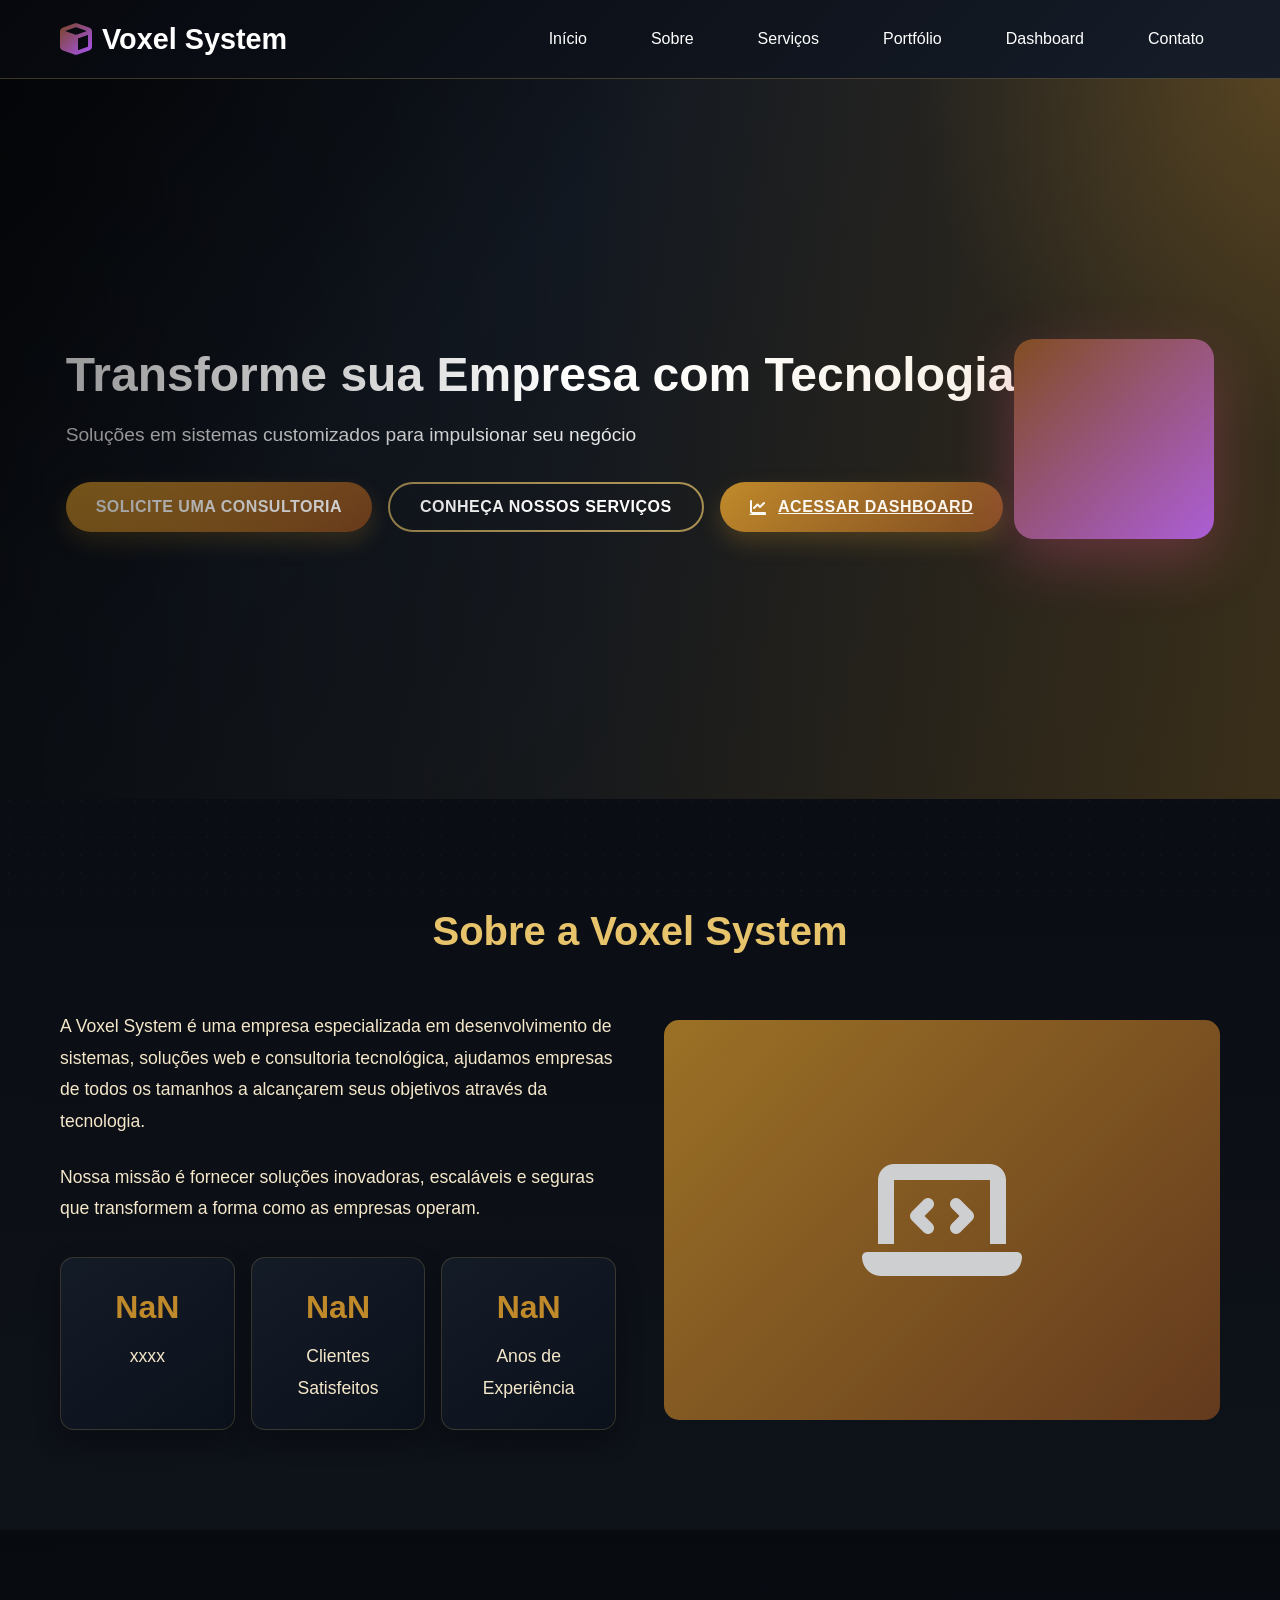
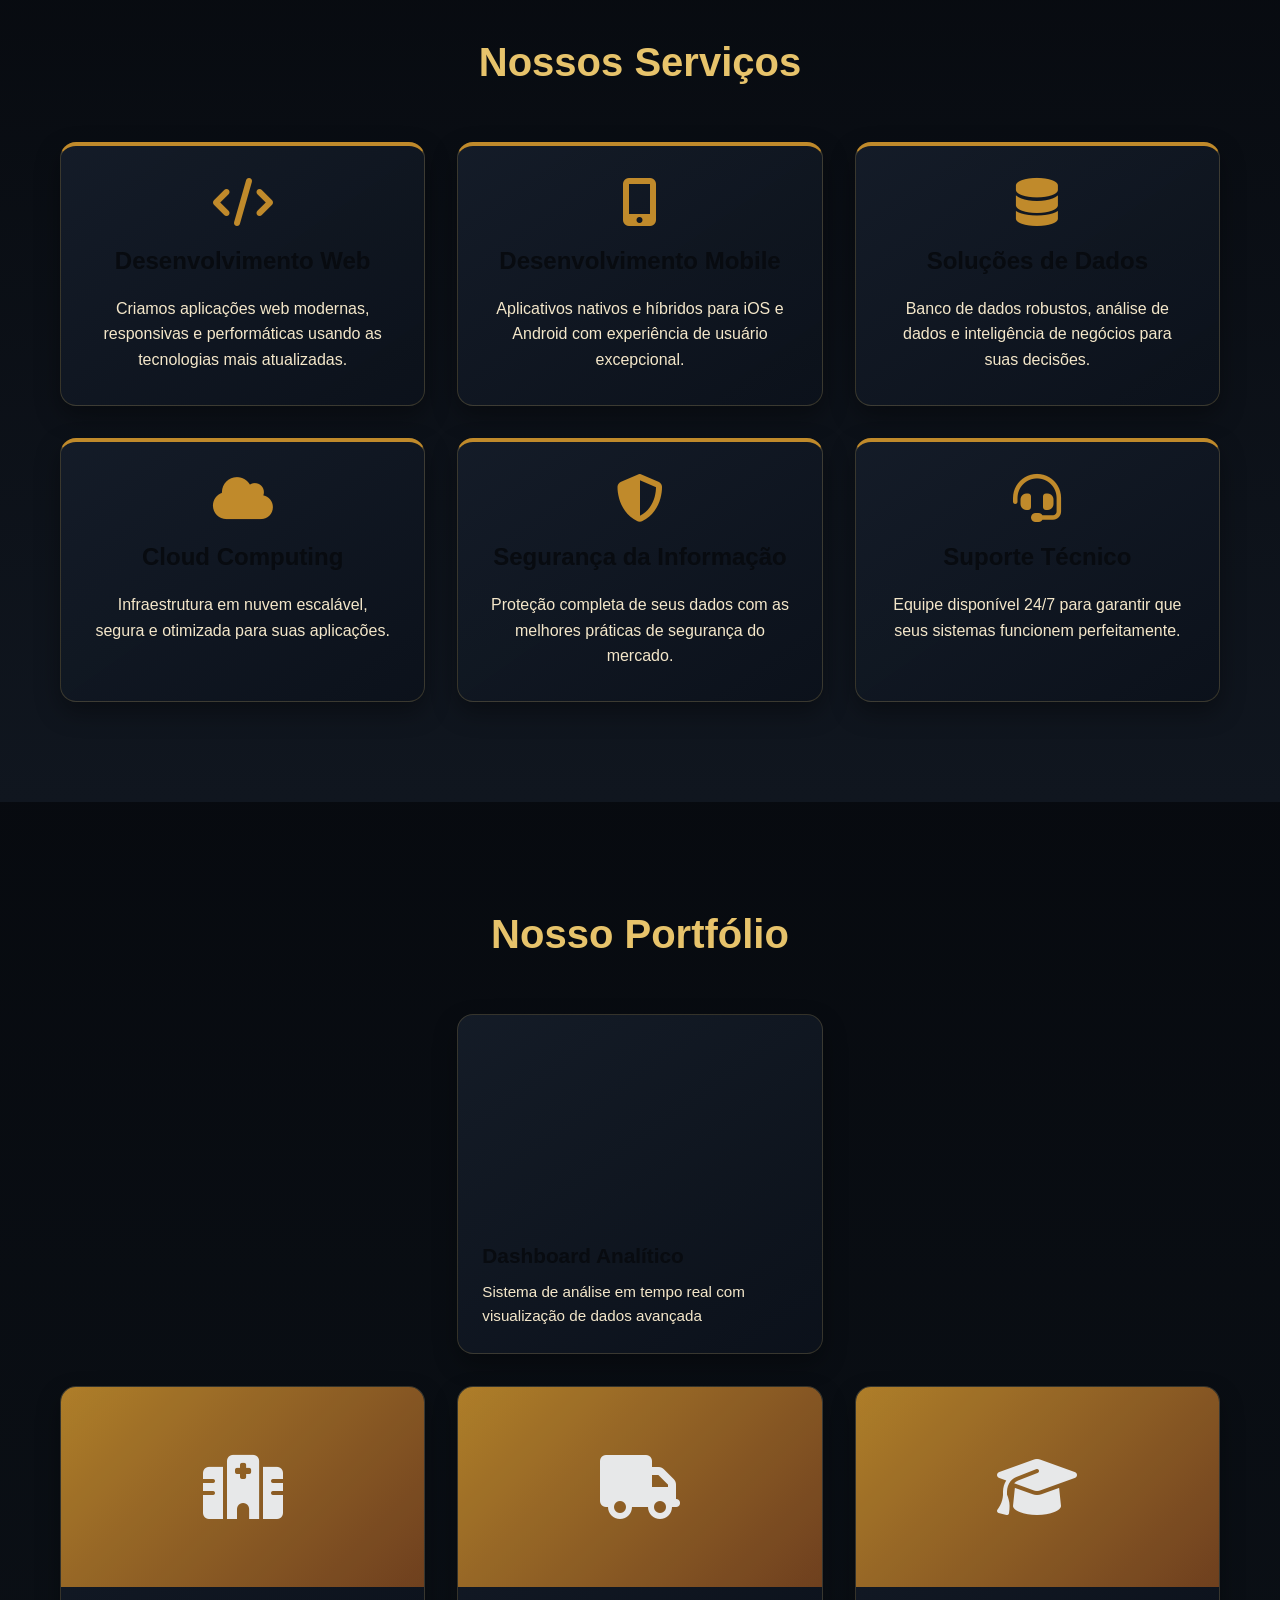
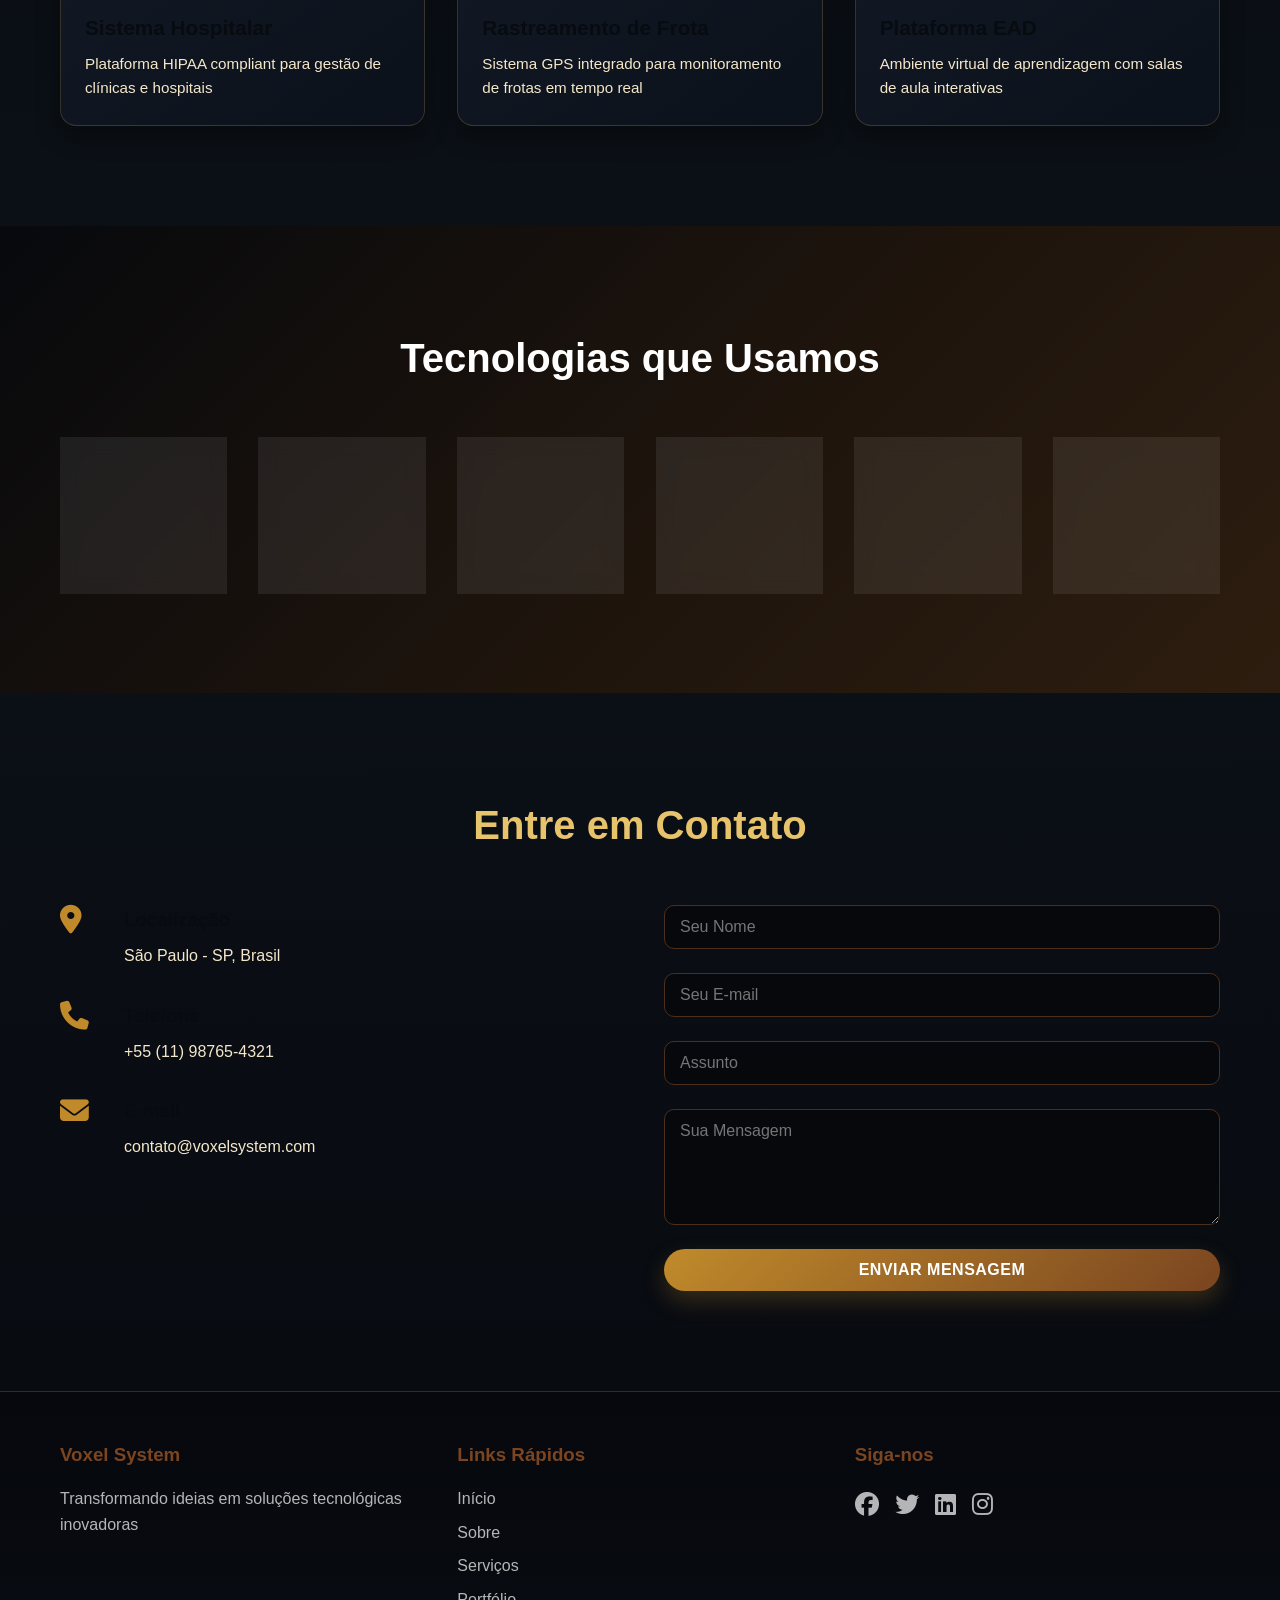
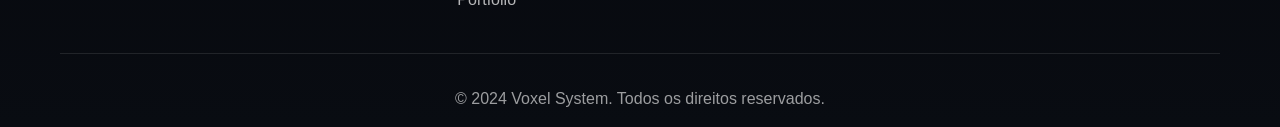
<file: index.html>
<!DOCTYPE html>
<html lang="pt-BR">
<head>
    <meta charset="UTF-8">
    <meta name="viewport" content="width=device-width, initial-scale=1.0">
    <meta name="description" content="Voxel System - Soluções em Sistemas e Tecnologia para sua Empresa">
    <title>Voxel System - Soluções em Tecnologia</title>
    <link rel="stylesheet" href="styles.css">
    <link rel="stylesheet" href="https://cdnjs.cloudflare.com/ajax/libs/font-awesome/6.4.0/css/all.min.css">
</head>
<body>
    <!-- NAVIGATION -->
    <nav class="navbar">
        <div class="container">
            <div class="navbar-brand">
                <h1><i class="fas fa-cube"></i> Voxel System</h1>
            </div>
            <ul class="nav-menu">
                <li><a href="#home" class="nav-link">Início</a></li>
                <li><a href="#sobre" class="nav-link">Sobre</a></li>
                <li><a href="#servicos" class="nav-link">Serviços</a></li>
                <li><a href="#portfolio" class="nav-link">Portfólio</a></li>
                <li><a href="#" class="nav-link" onclick="openLoginModal(); return false;">Dashboard</a></li>
                <li><a href="#contato" class="nav-link">Contato</a></li>
            </ul>
            <div class="hamburger">
                <span></span>
                <span></span>
                <span></span>
            </div>
        </div>
    </nav>

    <!-- HERO SECTION -->
    <section id="home" class="hero">
        <div class="hero-content">
            <h2>Transforme sua Empresa com Tecnologia</h2>
            <p>Soluções em sistemas customizados para impulsionar seu negócio</p>
            <div class="hero-buttons">
                <button class="btn btn-primary" onclick="document.getElementById('contato').scrollIntoView({behavior: 'smooth'})">
                    Solicite uma Consultoria
                </button>
                <button class="btn btn-secondary" onclick="document.getElementById('servicos').scrollIntoView({behavior: 'smooth'})">
                    Conheça Nossos Serviços
                </button>
                <a href="#" class="btn btn-primary" style="display: inline-flex; align-items: center; justify-content: center;" onclick="openLoginModal(); return false;">
                    <i class="fas fa-chart-line" style="margin-right: 0.75rem"></i> Acessar Dashboard
                </a>
            </div>
        </div>
        <div class="hero-animation">
            <div class="cube"></div>
        </div>
    </section>

    <!-- LOGIN MODAL -->
    <div id="loginModal" class="login-modal">
        <div class="login-modal-overlay" onclick="closeLoginModal()"></div>
        <div class="login-modal-content">
            <button class="login-modal-close" onclick="closeLoginModal()">×</button>
            <div class="login-modal-header">
                <h2>Entrar no Dashboard</h2>
                <p>Use suas credenciais para acessar o painel administrativo.</p>
            </div>
            <form id="loginForm" class="login-form">
                <div class="form-group">
                    <label for="loginEmail">Login</label>
                    <input type="text" id="loginEmail" placeholder="voxel" required>
                </div>
                <div class="form-group">
                    <label for="loginPassword">Senha</label>
                    <input type="password" id="loginPassword" placeholder="101452" required>
                </div>
                <div class="form-actions login-actions">
                    <button type="button" class="btn btn-secondary" onclick="closeLoginModal()">Cancelar</button>
                    <button type="submit" class="btn btn-primary">Entrar</button>
                </div>
            </form>
        </div>
    </div>

    <!-- ABOUT SECTION -->
    <section id="sobre" class="sobre">
        <div class="container">
            <h2>Sobre a Voxel System</h2>
            <div class="sobre-content">
                <div class="sobre-text">
                    <p>A Voxel System é uma empresa especializada em desenvolvimento de sistemas, soluções web e consultoria tecnológica, ajudamos empresas de todos os tamanhos a alcançarem seus objetivos através da tecnologia.</p>
                    <p>Nossa missão é fornecer soluções inovadoras, escaláveis e seguras que transformem a forma como as empresas operam.</p>
                    <div class="stats">
                        <div class="stat-item">
                            <h3>xxx</h3>
                            <p>xxxx</p>
                        </div>
                        <div class="stat-item">
                            <h3>yyyyy</h3>
                            <p>Clientes Satisfeitos</p>
                        </div>
                        <div class="stat-item">
                            <h3>yyyyy</h3>
                            <p>Anos de Experiência</p>
                        </div>
                    </div>
                </div>
                <div class="sobre-image">
                    <div class="image-placeholder">
                        <i class="fas fa-laptop-code"></i>
                    </div>
                </div>
            </div>
        </div>
    </section>

    <!-- SERVICES SECTION -->
    <section id="servicos" class="servicos">
        <div class="container">
            <h2>Nossos Serviços</h2>
            <div class="servicos-grid">
                <div class="service-card">
                    <i class="fas fa-code"></i>
                    <h3>Desenvolvimento Web</h3>
                    <p>Criamos aplicações web modernas, responsivas e performáticas usando as tecnologias mais atualizadas.</p>
                </div>
                <div class="service-card">
                    <i class="fas fa-mobile-alt"></i>
                    <h3>Desenvolvimento Mobile</h3>
                    <p>Aplicativos nativos e híbridos para iOS e Android com experiência de usuário excepcional.</p>
                </div>
                <div class="service-card">
                    <i class="fas fa-database"></i>
                    <h3>Soluções de Dados</h3>
                    <p>Banco de dados robustos, análise de dados e inteligência de negócios para suas decisões.</p>
                </div>
                <div class="service-card">
                    <i class="fas fa-cloud"></i>
                    <h3>Cloud Computing</h3>
                    <p>Infraestrutura em nuvem escalável, segura e otimizada para suas aplicações.</p>
                </div>
                <div class="service-card">
                    <i class="fas fa-shield-alt"></i>
                    <h3>Segurança da Informação</h3>
                    <p>Proteção completa de seus dados com as melhores práticas de segurança do mercado.</p>
                </div>
                <div class="service-card">
                    <i class="fas fa-headset"></i>
                    <h3>Suporte Técnico</h3>
                    <p>Equipe disponível 24/7 para garantir que seus sistemas funcionem perfeitamente.</p>
                </div>
            </div>
        </div>
    </section>

    <!-- PORTFOLIO SECTION -->
    <section id="portfolio" class="portfolio">
        <div class="container">
            <h2>Nosso Portfólio</h2>
            <div class="portfolio-grid">
                <div class="portfolio-item">
                    <div class="portfolio-image">
                        <i class="fas fa-shopping-cart"></i>
                    </div>
                    <h3>E-commerce Platform</h3>
                    <p>Plataforma de e-commerce completa com pagamento, estoque e logística integrados</p>
                </div>
                <div class="portfolio-item">
                    <div class="portfolio-image">
                        <i class="fas fa-chart-line"></i>
                    </div>
                    <h3>Dashboard Analítico</h3>
                    <p>Sistema de análise em tempo real com visualização de dados avançada</p>
                </div>
                <div class="portfolio-item">
                    <div class="portfolio-image">
                        <i class="fas fa-users"></i>
                    </div>
                    <h3>Gestão de RH</h3>
                    <p>Sistema integrado para gerenciar todos os processos de recursos humanos</p>
                </div>
                <div class="portfolio-item">
                    <div class="portfolio-image">
                        <i class="fas fa-hospital"></i>
                    </div>
                    <h3>Sistema Hospitalar</h3>
                    <p>Plataforma HIPAA compliant para gestão de clínicas e hospitais</p>
                </div>
                <div class="portfolio-item">
                    <div class="portfolio-image">
                        <i class="fas fa-truck"></i>
                    </div>
                    <h3>Rastreamento de Frota</h3>
                    <p>Sistema GPS integrado para monitoramento de frotas em tempo real</p>
                </div>
                <div class="portfolio-item">
                    <div class="portfolio-image">
                        <i class="fas fa-graduation-cap"></i>
                    </div>
                    <h3>Plataforma EAD</h3>
                    <p>Ambiente virtual de aprendizagem com salas de aula interativas</p>
                </div>
            </div>
        </div>
    </section>

    <!-- TECHNOLOGY STACK SECTION -->
    <section class="tech-stack">
        <div class="container">
            <h2>Tecnologias que Usamos</h2>
            <div class="tech-grid">
                <div class="tech-item">
                    <i class="fab fa-js-square"></i>
                    <p>JavaScript</p>
                </div>
                <div class="tech-item">
                    <i class="fab fa-react"></i>
                    <p>React</p>
                </div>
                <div class="tech-item">
                    <i class="fab fa-node"></i>
                    <p>Node.js</p>
                </div>
                <div class="tech-item">
                    <i class="fab fa-python"></i>
                    <p>Python</p>
                </div>
                <div class="tech-item">
                    <i class="fab fa-docker"></i>
                    <p>Docker</p>
                </div>
                <div class="tech-item">
                    <i class="fab fa-aws"></i>
                    <p>AWS</p>
                </div>
            </div>
        </div>
    </section>

    <!-- CONTACT SECTION -->
    <section id="contato" class="contato">
        <div class="container">
            <h2>Entre em Contato</h2>
            <div class="contato-content">
                <div class="contato-info">
                    <div class="info-item">
                        <i class="fas fa-map-marker-alt"></i>
                        <div>
                            <h3>Localização</h3>
                            <p>São Paulo - SP, Brasil</p>
                        </div>
                    </div>
                    <div class="info-item">
                        <i class="fas fa-phone"></i>
                        <div>
                            <h3>Telefone</h3>
                            <p>+55 (11) 98765-4321</p>
                        </div>
                    </div>
                    <div class="info-item">
                        <i class="fas fa-envelope"></i>
                        <div>
                            <h3>E-mail</h3>
                            <p>contato@voxelsystem.com</p>
                        </div>
                    </div>
                </div>
                <form class="contato-form" id="contactForm">
                    <input type="text" placeholder="Seu Nome" required>
                    <input type="email" placeholder="Seu E-mail" required>
                    <input type="text" placeholder="Assunto" required>
                    <textarea placeholder="Sua Mensagem" rows="5" required></textarea>
                    <button type="submit" class="btn btn-primary">Enviar Mensagem</button>
                </form>
            </div>
        </div>
    </section>

    <!-- FOOTER -->
    <footer class="footer">
        <div class="container">
            <div class="footer-content">
                <div class="footer-section">
                    <h3>Voxel System</h3>
                    <p>Transformando ideias em soluções tecnológicas inovadoras</p>
                </div>
                <div class="footer-section">
                    <h3>Links Rápidos</h3>
                    <ul>
                        <li><a href="#home">Início</a></li>
                        <li><a href="#sobre">Sobre</a></li>
                        <li><a href="#servicos">Serviços</a></li>
                        <li><a href="#portfolio">Portfólio</a></li>
                    </ul>
                </div>
                <div class="footer-section">
                    <h3>Siga-nos</h3>
                    <div class="social-links">
                        <a href="#"><i class="fab fa-facebook"></i></a>
                        <a href="#"><i class="fab fa-twitter"></i></a>
                        <a href="#"><i class="fab fa-linkedin"></i></a>
                        <a href="#"><i class="fab fa-instagram"></i></a>
                    </div>
                </div>
            </div>
            <div class="footer-bottom">
                <p>&copy; 2024 Voxel System. Todos os direitos reservados.</p>
            </div>
        </div>
    </footer>

    <!-- SCROLL TO TOP BUTTON -->
    <button id="scrollTopBtn" class="scroll-top">
        <i class="fas fa-arrow-up"></i>
    </button>

    <script src="script.js"></script>
</body>
</html>
</file>
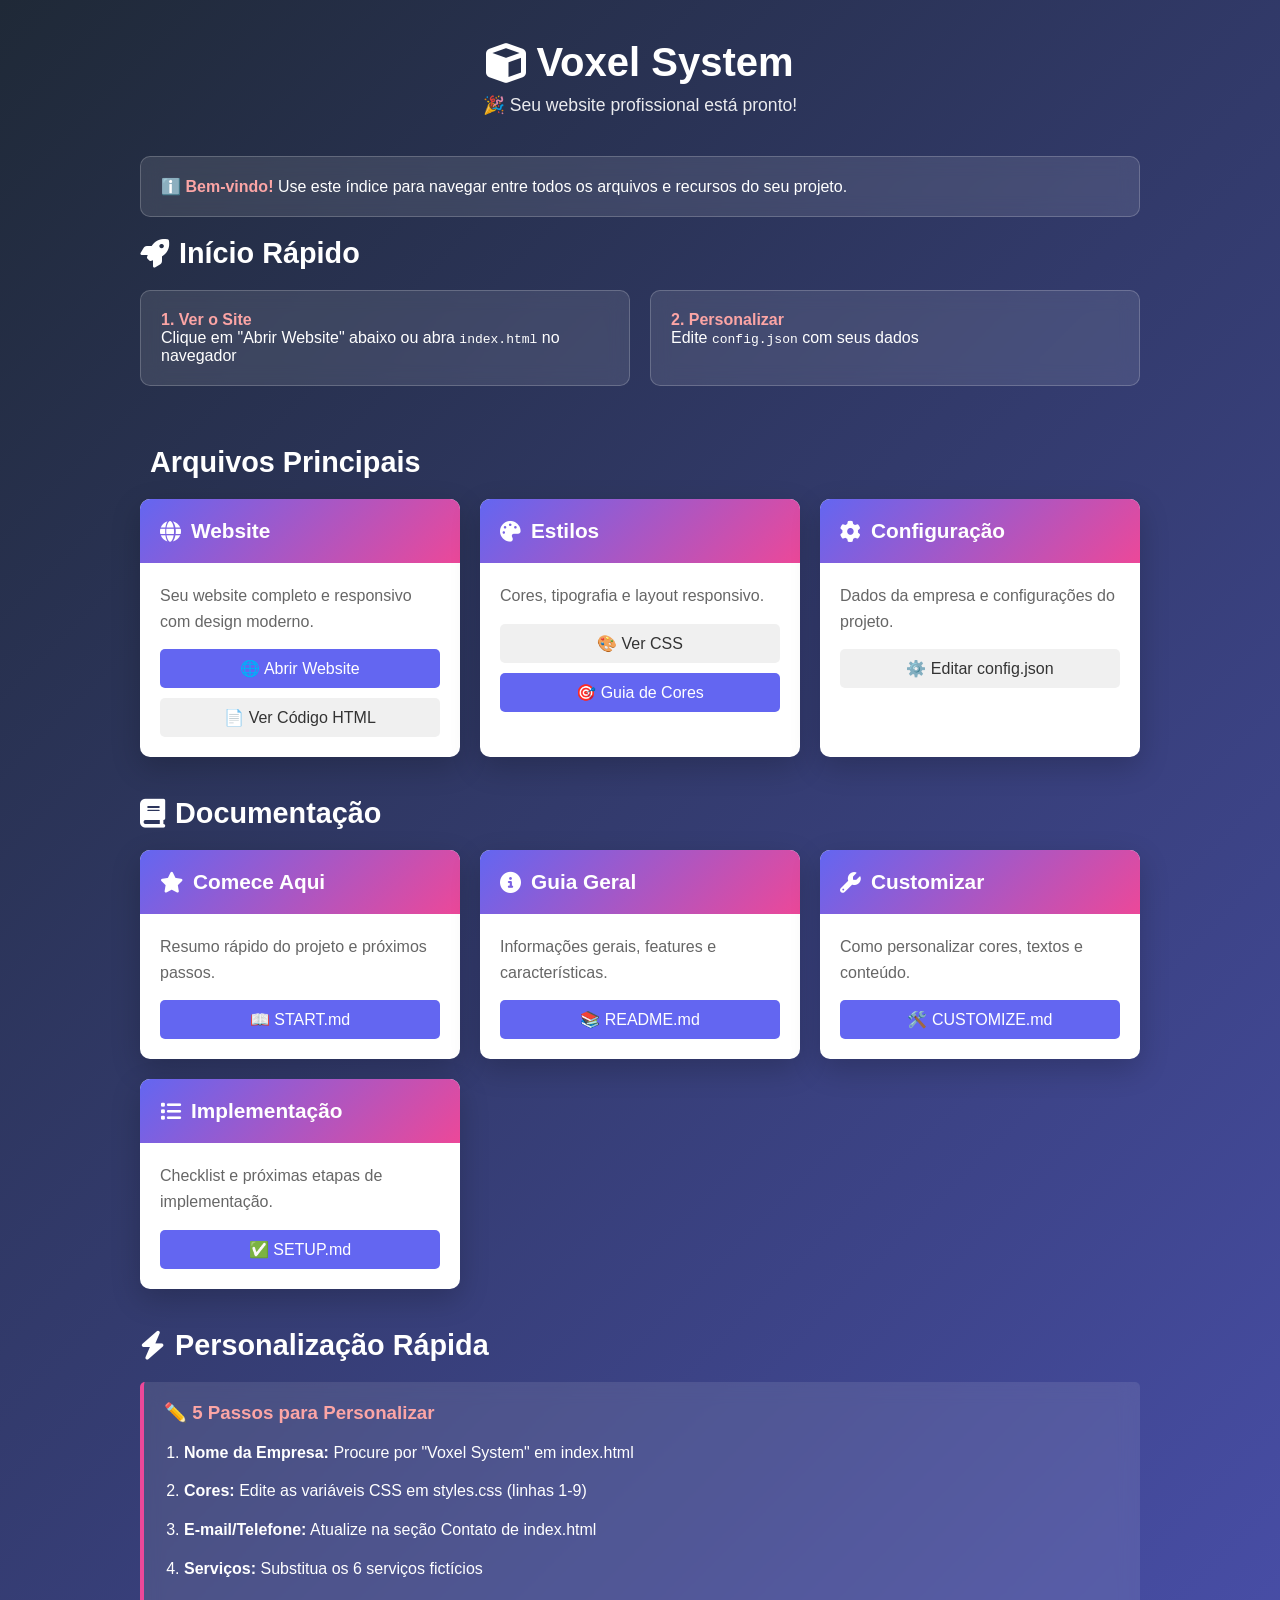
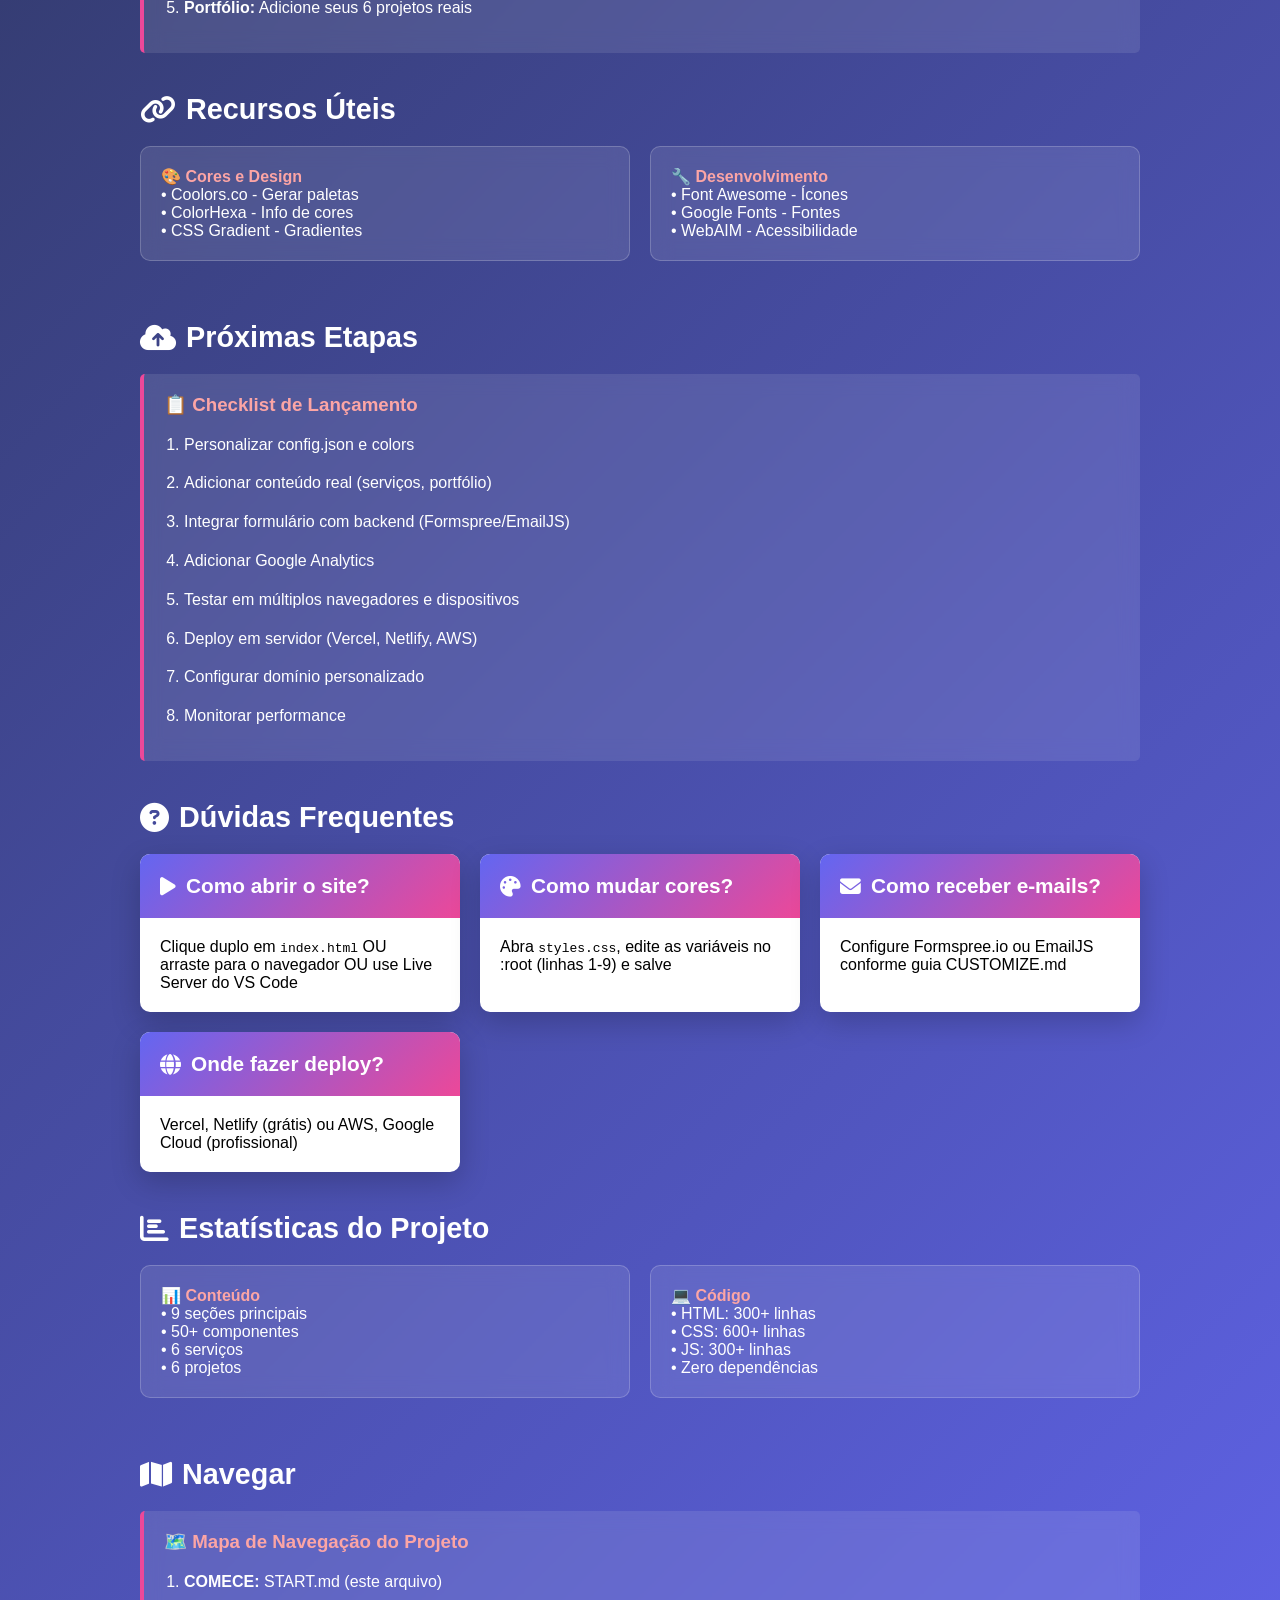
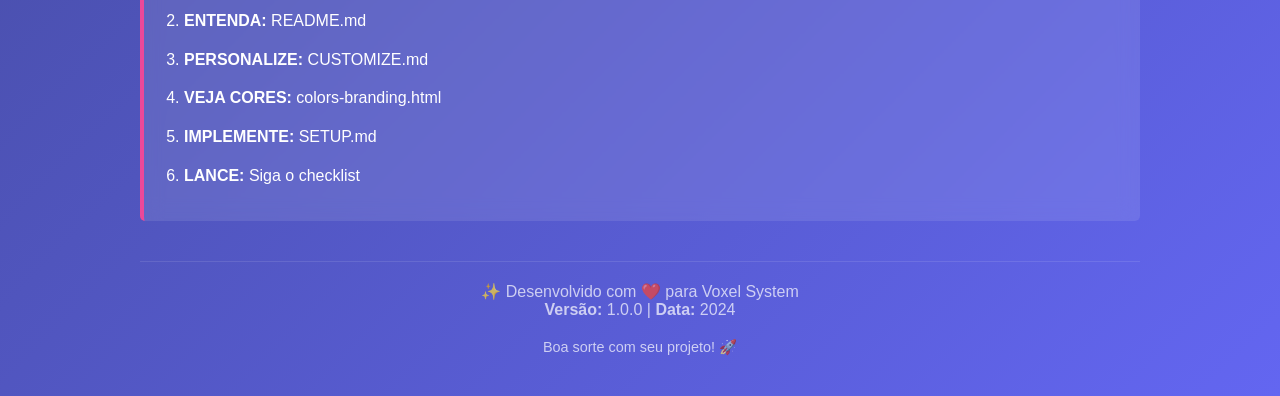
<file: index-docs.html>
<!-- 
    VOXEL SYSTEM - ÍNDICE RÁPIDO E NAVEGAÇÃO
    Arquivo de índice para acesso fácil a todos os recursos
-->

<!DOCTYPE html>
<html lang="pt-BR">
<head>
    <meta charset="UTF-8">
    <meta name="viewport" content="width=device-width, initial-scale=1.0">
    <title>Índice - Voxel System</title>
    <link rel="stylesheet" href="https://cdnjs.cloudflare.com/ajax/libs/font-awesome/6.4.0/css/all.min.css">
    <style>
        * {
            margin: 0;
            padding: 0;
            box-sizing: border-box;
        }

        body {
            font-family: 'Segoe UI', Tahoma, Geneva, Verdana, sans-serif;
            background: linear-gradient(135deg, #1f2937 0%, #6366f1 100%);
            min-height: 100vh;
            padding: 40px 20px;
        }

        .container {
            max-width: 1000px;
            margin: 0 auto;
        }

        header {
            text-align: center;
            color: white;
            margin-bottom: 40px;
        }

        header h1 {
            font-size: 2.5rem;
            margin-bottom: 10px;
            display: flex;
            align-items: center;
            justify-content: center;
            gap: 10px;
        }

        header p {
            font-size: 1.1rem;
            opacity: 0.9;
        }

        .grid {
            display: grid;
            grid-template-columns: repeat(auto-fit, minmax(280px, 1fr));
            gap: 20px;
            margin-bottom: 40px;
        }

        .card {
            background: white;
            border-radius: 10px;
            overflow: hidden;
            box-shadow: 0 10px 30px rgba(0, 0, 0, 0.2);
            transition: transform 0.3s ease, box-shadow 0.3s ease;
        }

        .card:hover {
            transform: translateY(-10px);
            box-shadow: 0 20px 40px rgba(0, 0, 0, 0.3);
        }

        .card-header {
            background: linear-gradient(135deg, #6366f1, #ec4899);
            color: white;
            padding: 20px;
            font-size: 1.3rem;
            font-weight: 600;
            display: flex;
            align-items: center;
            gap: 10px;
        }

        .card-body {
            padding: 20px;
        }

        .card-body p {
            color: #666;
            margin-bottom: 15px;
            line-height: 1.6;
        }

        .card-links {
            display: flex;
            flex-direction: column;
            gap: 10px;
        }

        .btn-link {
            display: inline-block;
            padding: 10px 15px;
            background: #f0f0f0;
            color: #333;
            text-decoration: none;
            border-radius: 5px;
            transition: all 0.3s ease;
            text-align: center;
            font-weight: 500;
        }

        .btn-link:hover {
            background: #6366f1;
            color: white;
            transform: translateX(5px);
        }

        .btn-primary {
            background: #6366f1;
            color: white;
        }

        .btn-primary:hover {
            background: #5558d7;
        }

        .section-title {
            color: white;
            font-size: 1.8rem;
            margin-top: 40px;
            margin-bottom: 20px;
            display: flex;
            align-items: center;
            gap: 10px;
        }

        .section-title:first-of-type {
            margin-top: 0;
        }

        .step-list {
            background: rgba(255, 255, 255, 0.1);
            border-left: 4px solid #ec4899;
            padding: 20px;
            border-radius: 5px;
            color: white;
            margin-bottom: 20px;
            backdrop-filter: blur(10px);
        }

        .step-list h3 {
            margin-bottom: 15px;
            color: #fca5a5;
        }

        .step-list ol {
            margin-left: 20px;
            line-height: 1.8;
        }

        .step-list li {
            margin-bottom: 10px;
        }

        .info-box {
            background: rgba(255, 255, 255, 0.1);
            border: 1px solid rgba(255, 255, 255, 0.2);
            padding: 20px;
            border-radius: 10px;
            color: white;
            margin-bottom: 20px;
            backdrop-filter: blur(10px);
        }

        .info-box strong {
            color: #fca5a5;
        }

        footer {
            text-align: center;
            color: rgba(255, 255, 255, 0.7);
            margin-top: 40px;
            padding-top: 20px;
            border-top: 1px solid rgba(255, 255, 255, 0.1);
        }

        .icon {
            font-size: 2rem;
            margin-bottom: 10px;
        }

        .grid-2 {
            display: grid;
            grid-template-columns: repeat(auto-fit, minmax(300px, 1fr));
            gap: 20px;
        }

        @media (max-width: 768px) {
            header h1 {
                font-size: 1.8rem;
            }

            .grid {
                grid-template-columns: 1fr;
            }

            .section-title {
                font-size: 1.4rem;
            }
        }
    </style>
</head>
<body>
    <div class="container">
        <header>
            <h1>
                <i class="fas fa-cube"></i>
                Voxel System
            </h1>
            <p>🎉 Seu website profissional está pronto!</p>
        </header>

        <div class="info-box">
            ℹ️ <strong>Bem-vindo!</strong> Use este índice para navegar entre todos os arquivos e recursos do seu projeto.
        </div>

        <!-- INÍCIO RÁPIDO -->
        <h2 class="section-title">
            <i class="fas fa-rocket"></i>
            Início Rápido
        </h2>

        <div class="grid-2">
            <div class="info-box">
                <strong>1. Ver o Site</strong><br>
                Clique em "Abrir Website" abaixo ou abra <code>index.html</code> no navegador
            </div>
            <div class="info-box">
                <strong>2. Personalizar</strong><br>
                Edite <code>config.json</code> com seus dados
            </div>
        </div>

        <!-- ARQUIVOS PRINCIPAIS -->
        <h2 class="section-title">
            <i class="fas fa-files"></i>
            Arquivos Principais
        </h2>

        <div class="grid">
            <!-- Website -->
            <div class="card">
                <div class="card-header">
                    <i class="fas fa-globe"></i>
                    Website
                </div>
                <div class="card-body">
                    <p>Seu website completo e responsivo com design moderno.</p>
                    <div class="card-links">
                        <a href="index.html" class="btn-link btn-primary" target="_blank">
                            🌐 Abrir Website
                        </a>
                        <a href="index.html" class="btn-link">
                            📄 Ver Código HTML
                        </a>
                    </div>
                </div>
            </div>

            <!-- Estilos -->
            <div class="card">
                <div class="card-header">
                    <i class="fas fa-palette"></i>
                    Estilos
                </div>
                <div class="card-body">
                    <p>Cores, tipografia e layout responsivo.</p>
                    <div class="card-links">
                        <a href="styles.css" class="btn-link">
                            🎨 Ver CSS
                        </a>
                        <a href="colors-branding.html" class="btn-link btn-primary" target="_blank">
                            🎯 Guia de Cores
                        </a>
                    </div>
                </div>
            </div>

            <!-- Configuração -->
            <div class="card">
                <div class="card-header">
                    <i class="fas fa-cog"></i>
                    Configuração
                </div>
                <div class="card-body">
                    <p>Dados da empresa e configurações do projeto.</p>
                    <div class="card-links">
                        <a href="config.json" class="btn-link">
                            ⚙️ Editar config.json
                        </a>
                    </div>
                </div>
            </div>
        </div>

        <!-- DOCUMENTAÇÃO -->
        <h2 class="section-title">
            <i class="fas fa-book"></i>
            Documentação
        </h2>

        <div class="grid">
            <!-- START -->
            <div class="card">
                <div class="card-header">
                    <i class="fas fa-star"></i>
                    Comece Aqui
                </div>
                <div class="card-body">
                    <p>Resumo rápido do projeto e próximos passos.</p>
                    <div class="card-links">
                        <a href="START.md" class="btn-link btn-primary">
                            📖 START.md
                        </a>
                    </div>
                </div>
            </div>

            <!-- README -->
            <div class="card">
                <div class="card-header">
                    <i class="fas fa-info-circle"></i>
                    Guia Geral
                </div>
                <div class="card-body">
                    <p>Informações gerais, features e características.</p>
                    <div class="card-links">
                        <a href="README.md" class="btn-link btn-primary">
                            📚 README.md
                        </a>
                    </div>
                </div>
            </div>

            <!-- CUSTOMIZE -->
            <div class="card">
                <div class="card-header">
                    <i class="fas fa-wrench"></i>
                    Customizar
                </div>
                <div class="card-body">
                    <p>Como personalizar cores, textos e conteúdo.</p>
                    <div class="card-links">
                        <a href="CUSTOMIZE.md" class="btn-link btn-primary">
                            🛠️ CUSTOMIZE.md
                        </a>
                    </div>
                </div>
            </div>

            <!-- SETUP -->
            <div class="card">
                <div class="card-header">
                    <i class="fas fa-list"></i>
                    Implementação
                </div>
                <div class="card-body">
                    <p>Checklist e próximas etapas de implementação.</p>
                    <div class="card-links">
                        <a href="SETUP.md" class="btn-link btn-primary">
                            ✅ SETUP.md
                        </a>
                    </div>
                </div>
            </div>
        </div>

        <!-- PERSONALIZAÇÃO RÁPIDA -->
        <h2 class="section-title">
            <i class="fas fa-zap"></i>
            Personalização Rápida
        </h2>

        <div class="step-list">
            <h3>✏️ 5 Passos para Personalizar</h3>
            <ol>
                <li><strong>Nome da Empresa:</strong> Procure por "Voxel System" em index.html</li>
                <li><strong>Cores:</strong> Edite as variáveis CSS em styles.css (linhas 1-9)</li>
                <li><strong>E-mail/Telefone:</strong> Atualize na seção Contato de index.html</li>
                <li><strong>Serviços:</strong> Substitua os 6 serviços fictícios</li>
                <li><strong>Portfólio:</strong> Adicione seus 6 projetos reais</li>
            </ol>
        </div>

        <!-- RECURSOS -->
        <h2 class="section-title">
            <i class="fas fa-link"></i>
            Recursos Úteis
        </h2>

        <div class="grid-2">
            <div class="info-box">
                <strong>🎨 Cores e Design</strong><br>
                • Coolors.co - Gerar paletas<br>
                • ColorHexa - Info de cores<br>
                • CSS Gradient - Gradientes
            </div>
            <div class="info-box">
                <strong>🔧 Desenvolvimento</strong><br>
                • Font Awesome - Ícones<br>
                • Google Fonts - Fontes<br>
                • WebAIM - Acessibilidade
            </div>
        </div>

        <!-- DEPLOYMENT -->
        <h2 class="section-title">
            <i class="fas fa-cloud-upload-alt"></i>
            Próximas Etapas
        </h2>

        <div class="step-list">
            <h3>📋 Checklist de Lançamento</h3>
            <ol>
                <li>Personalizar config.json e colors</li>
                <li>Adicionar conteúdo real (serviços, portfólio)</li>
                <li>Integrar formulário com backend (Formspree/EmailJS)</li>
                <li>Adicionar Google Analytics</li>
                <li>Testar em múltiplos navegadores e dispositivos</li>
                <li>Deploy em servidor (Vercel, Netlify, AWS)</li>
                <li>Configurar domínio personalizado</li>
                <li>Monitorar performance</li>
            </ol>
        </div>

        <!-- SUPORTE -->
        <h2 class="section-title">
            <i class="fas fa-question-circle"></i>
            Dúvidas Frequentes
        </h2>

        <div class="grid">
            <div class="card">
                <div class="card-header">
                    <i class="fas fa-play"></i>
                    Como abrir o site?
                </div>
                <div class="card-body">
                    Clique duplo em <code>index.html</code> OU arraste para o navegador OU use Live Server do VS Code
                </div>
            </div>

            <div class="card">
                <div class="card-header">
                    <i class="fas fa-palette"></i>
                    Como mudar cores?
                </div>
                <div class="card-body">
                    Abra <code>styles.css</code>, edite as variáveis no :root (linhas 1-9) e salve
                </div>
            </div>

            <div class="card">
                <div class="card-header">
                    <i class="fas fa-envelope"></i>
                    Como receber e-mails?
                </div>
                <div class="card-body">
                    Configure Formspree.io ou EmailJS conforme guia CUSTOMIZE.md
                </div>
            </div>

            <div class="card">
                <div class="card-header">
                    <i class="fas fa-globe"></i>
                    Onde fazer deploy?
                </div>
                <div class="card-body">
                    Vercel, Netlify (grátis) ou AWS, Google Cloud (profissional)
                </div>
            </div>
        </div>

        <!-- ESTATÍSTICAS -->
        <h2 class="section-title">
            <i class="fas fa-chart-bar"></i>
            Estatísticas do Projeto
        </h2>

        <div class="grid-2">
            <div class="info-box">
                <strong>📊 Conteúdo</strong><br>
                • 9 seções principais<br>
                • 50+ componentes<br>
                • 6 serviços<br>
                • 6 projetos
            </div>
            <div class="info-box">
                <strong>💻 Código</strong><br>
                • HTML: 300+ linhas<br>
                • CSS: 600+ linhas<br>
                • JS: 300+ linhas<br>
                • Zero dependências
            </div>
        </div>

        <!-- NAVEGAÇÃO FINAL -->
        <h2 class="section-title">
            <i class="fas fa-map"></i>
            Navegar
        </h2>

        <div class="step-list">
            <h3>🗺️ Mapa de Navegação do Projeto</h3>
            <ol>
                <li><strong>COMECE:</strong> START.md (este arquivo)</li>
                <li><strong>ENTENDA:</strong> README.md</li>
                <li><strong>PERSONALIZE:</strong> CUSTOMIZE.md</li>
                <li><strong>VEJA CORES:</strong> colors-branding.html</li>
                <li><strong>IMPLEMENTE:</strong> SETUP.md</li>
                <li><strong>LANCE:</strong> Siga o checklist</li>
            </ol>
        </div>

        <!-- FOOTER -->
        <footer>
            <p>
                ✨ Desenvolvido com ❤️ para Voxel System<br>
                <strong>Versão:</strong> 1.0.0 | 
                <strong>Data:</strong> 2024
            </p>
            <p style="margin-top: 20px; font-size: 0.9rem;">
                Boa sorte com seu projeto! 🚀
            </p>
        </footer>
    </div>
</body>
</html>
</file>
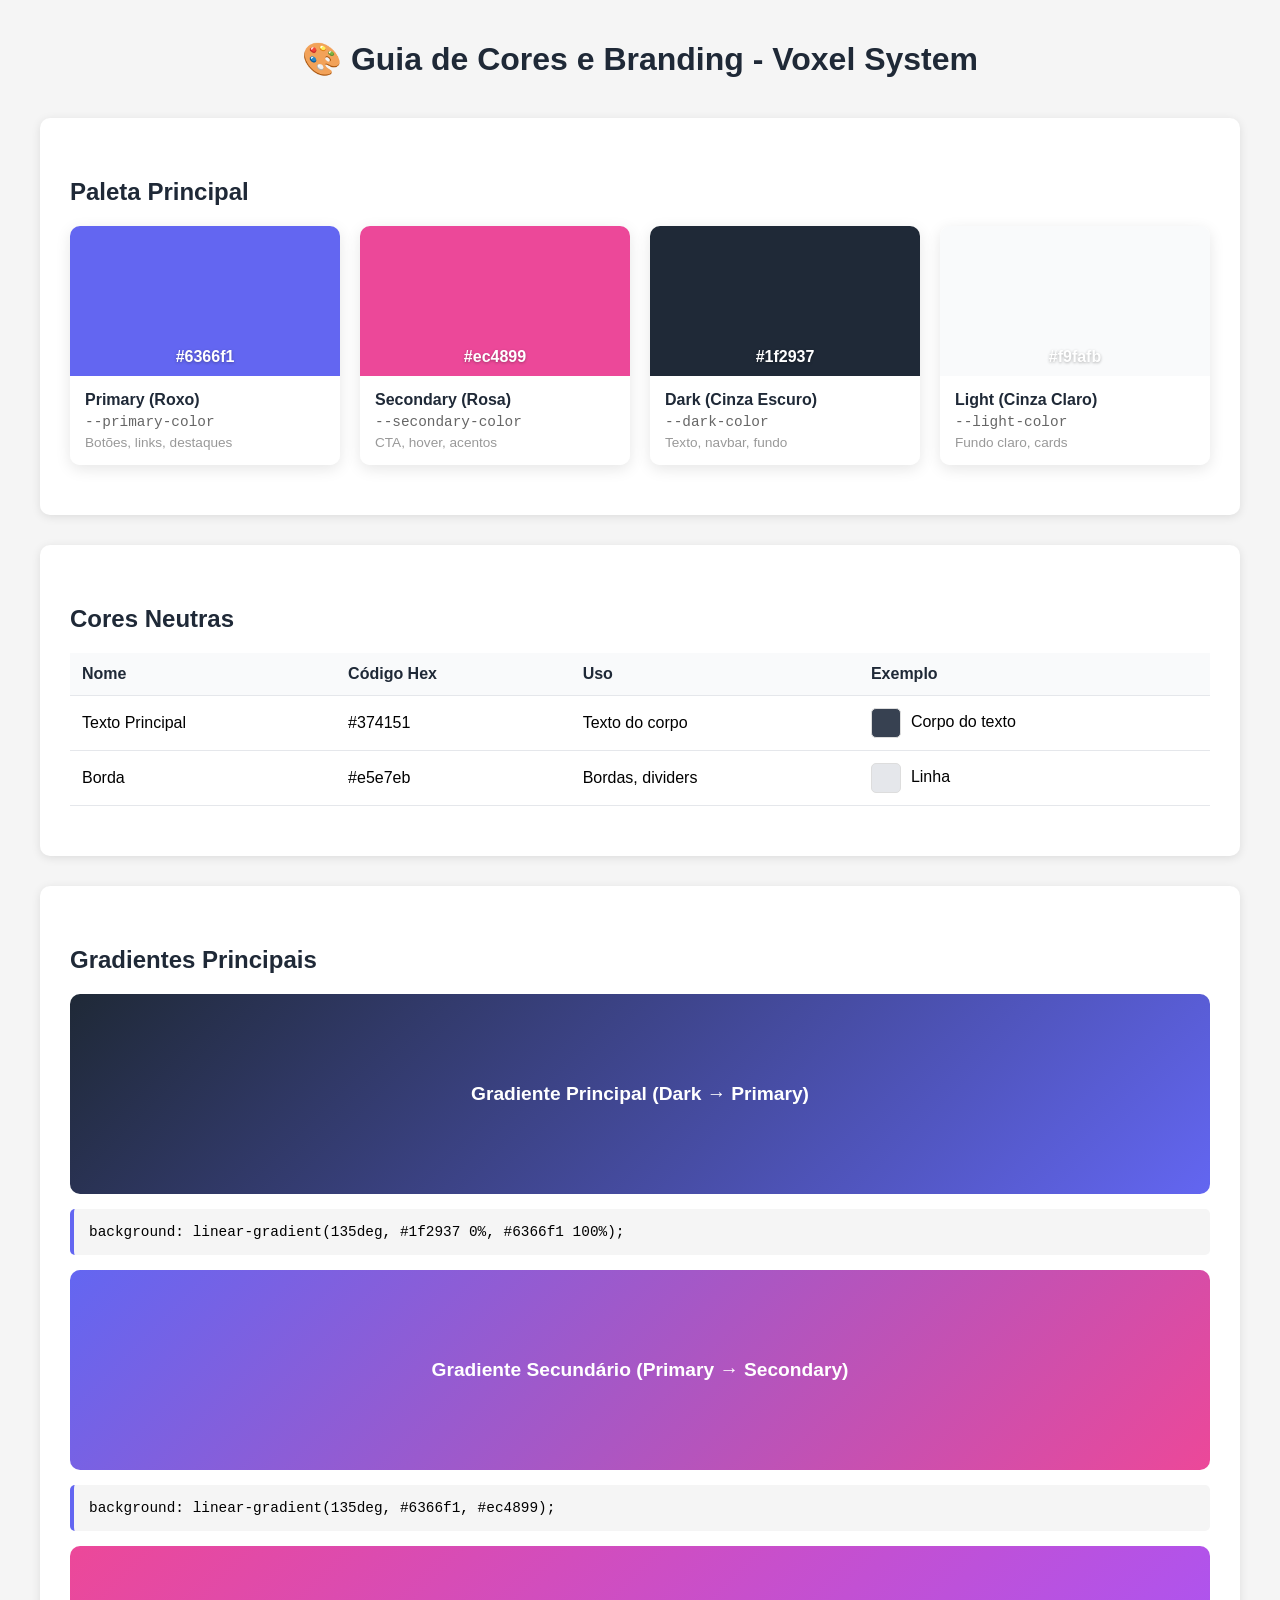
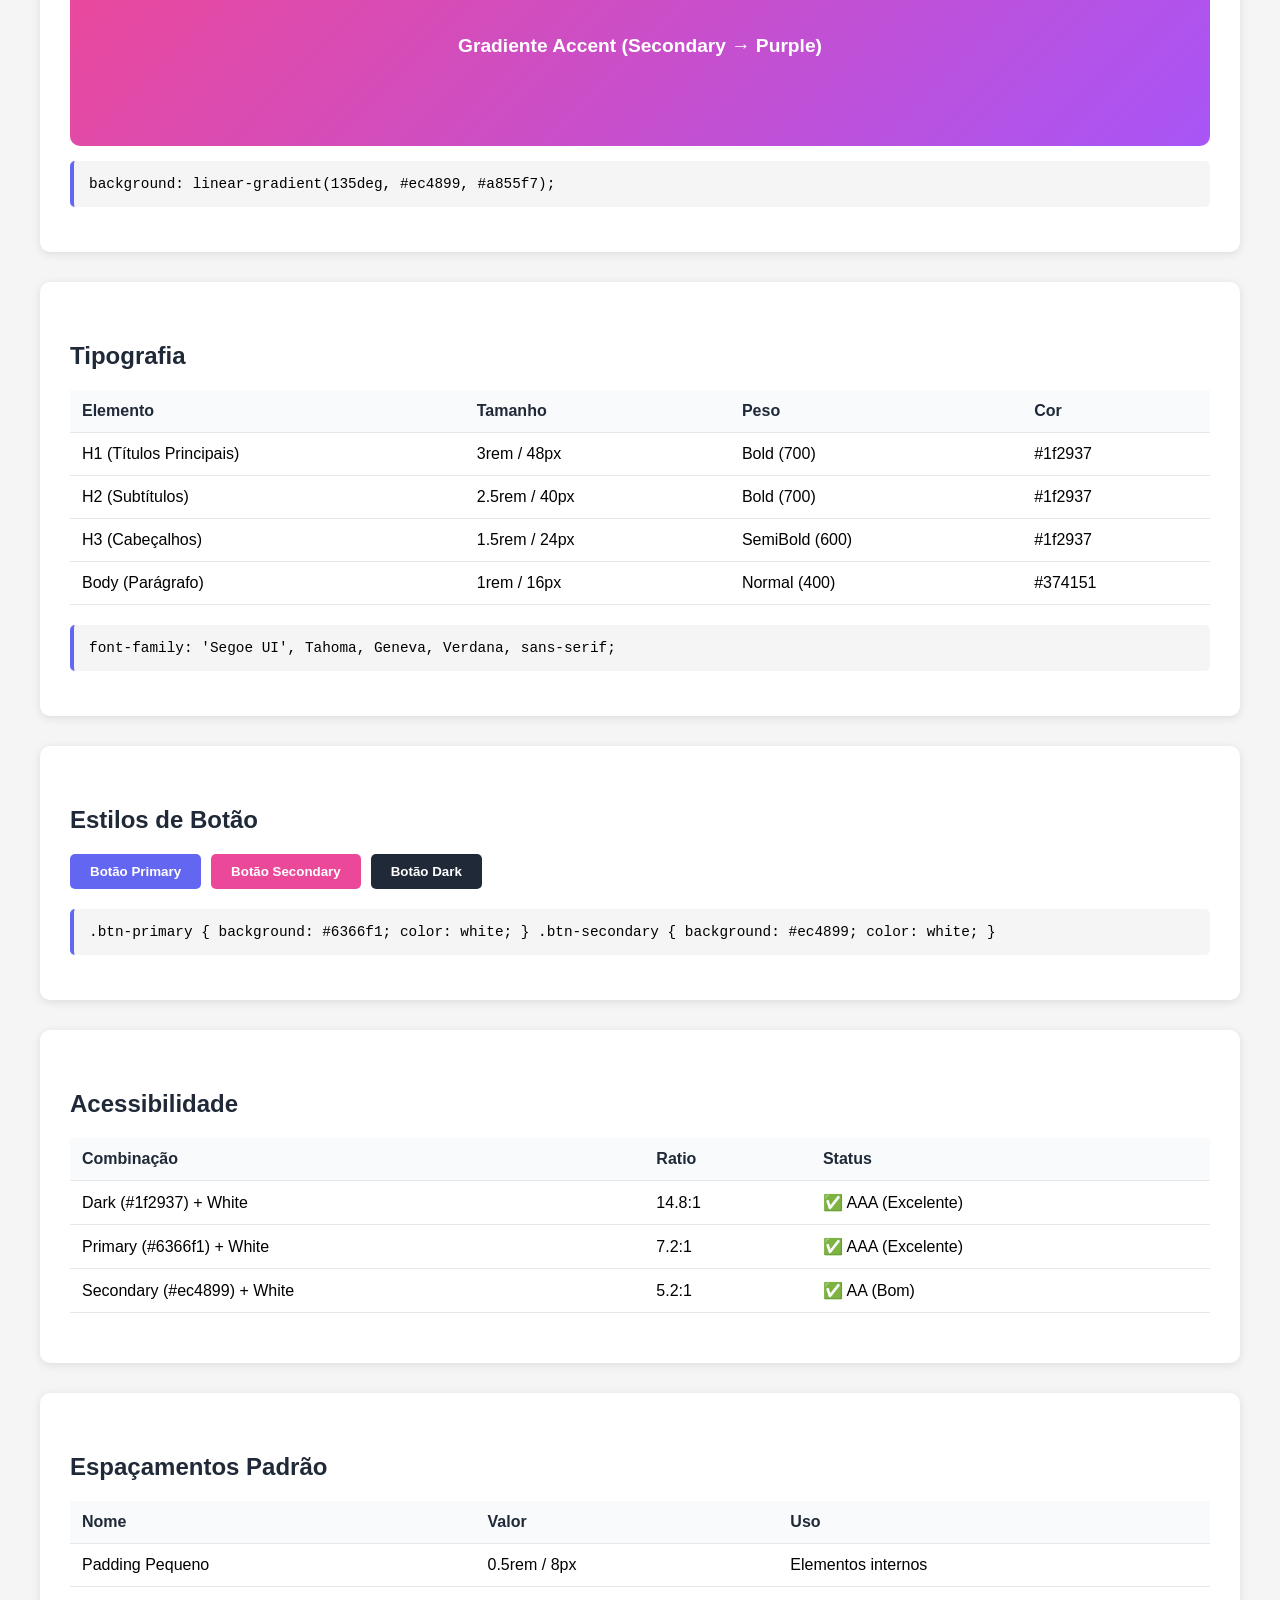
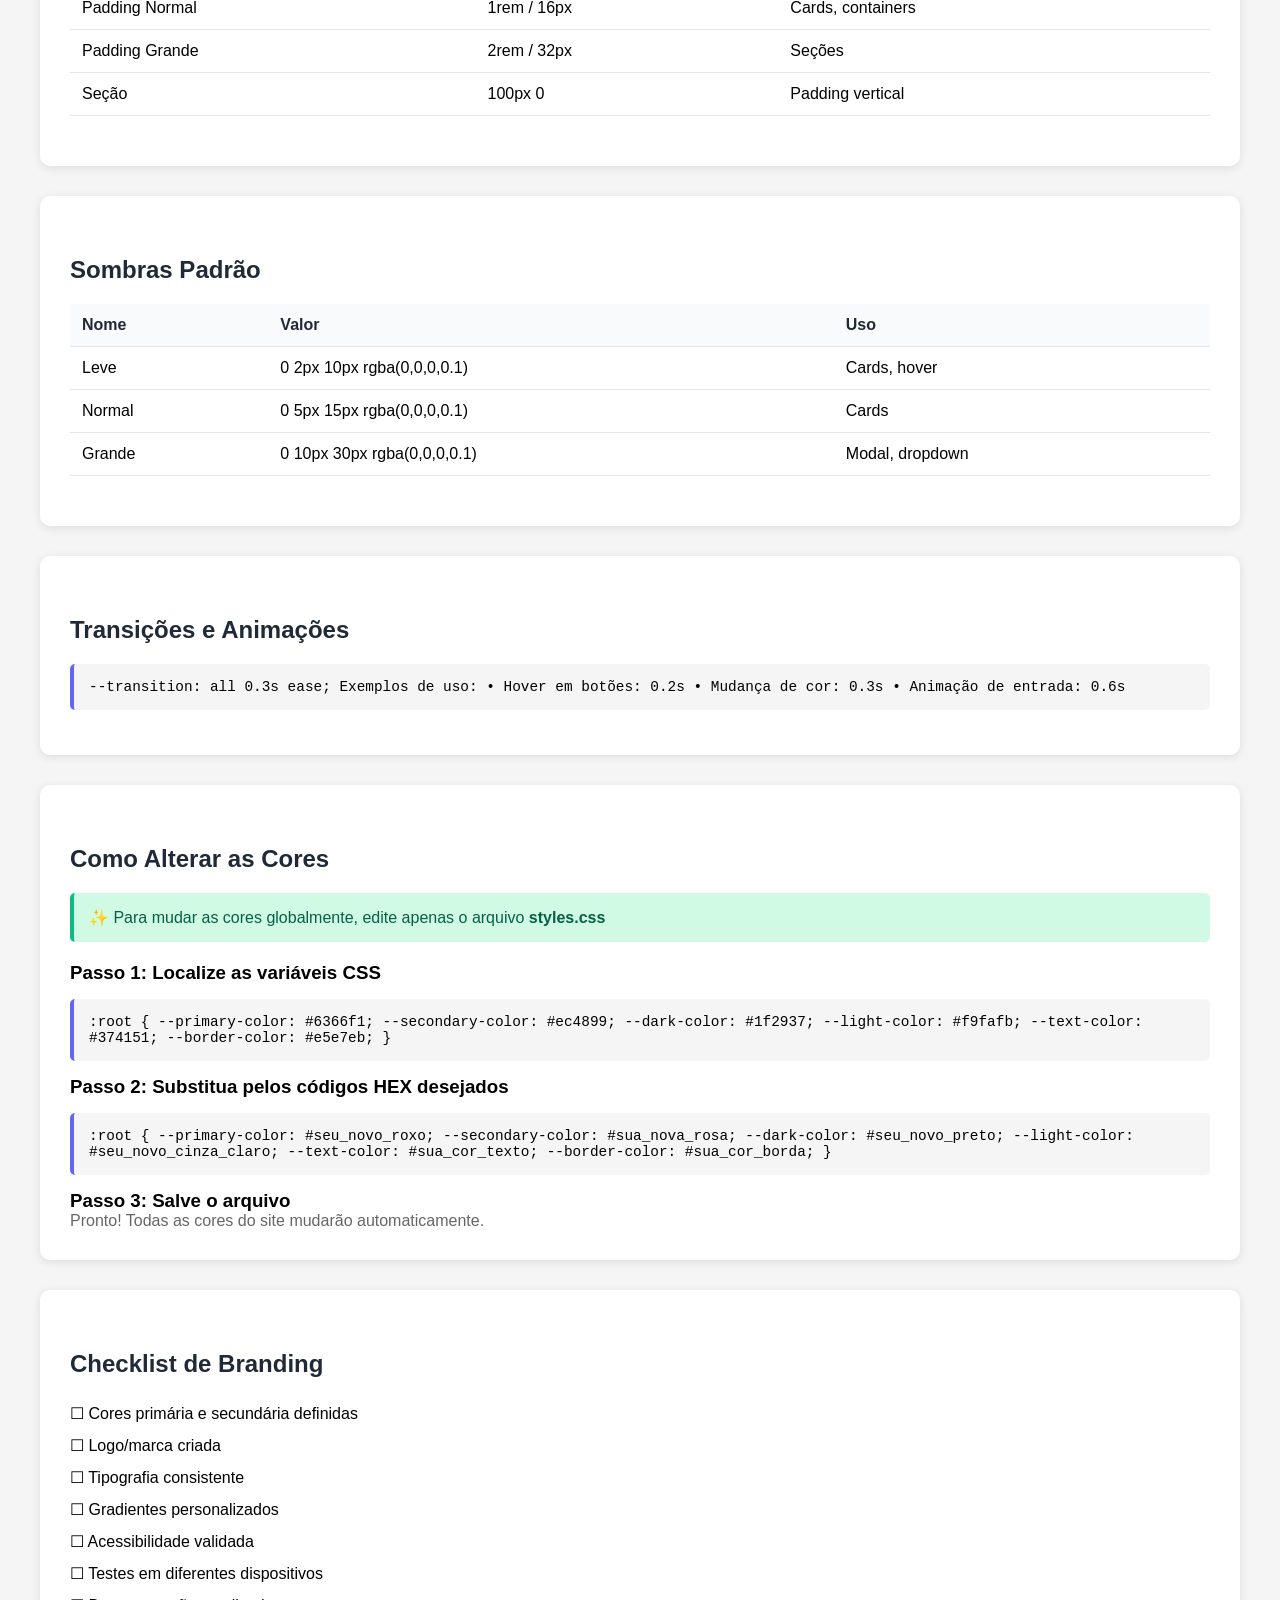
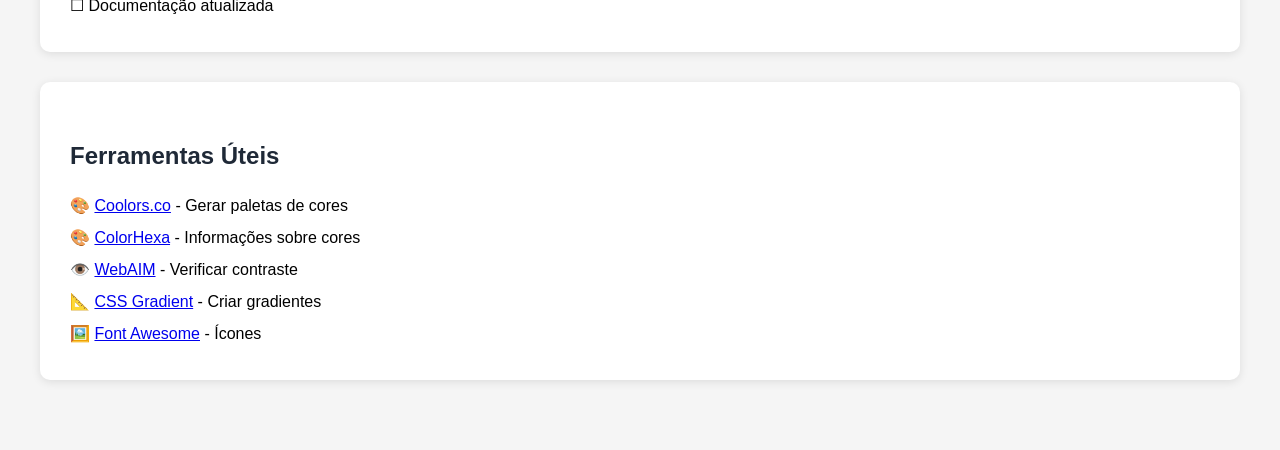
<file: VOXEL SYSTEM/colors-branding.html>
<!-- 
    VOXEL SYSTEM - GUIA DE CORES E BRANDING
    Arquivo de referência para variáveis de customização
-->

<!DOCTYPE html>
<html lang="pt-BR">
<head>
    <meta charset="UTF-8">
    <meta name="viewport" content="width=device-width, initial-scale=1.0">
    <title>Guia de Cores - Voxel System</title>
    <style>
        * {
            margin: 0;
            padding: 0;
            box-sizing: border-box;
        }

        body {
            font-family: 'Segoe UI', Tahoma, Geneva, Verdana, sans-serif;
            background: #f5f5f5;
            padding: 40px 20px;
        }

        .container {
            max-width: 1200px;
            margin: 0 auto;
        }

        h1 {
            text-align: center;
            color: #1f2937;
            margin-bottom: 40px;
        }

        h2 {
            color: #1f2937;
            margin-top: 30px;
            margin-bottom: 20px;
            font-size: 1.5rem;
        }

        .section {
            background: white;
            padding: 30px;
            border-radius: 10px;
            margin-bottom: 30px;
            box-shadow: 0 2px 10px rgba(0,0,0,0.1);
        }

        .color-grid {
            display: grid;
            grid-template-columns: repeat(auto-fit, minmax(200px, 1fr));
            gap: 20px;
            margin: 20px 0;
        }

        .color-box {
            border-radius: 10px;
            overflow: hidden;
            box-shadow: 0 4px 15px rgba(0,0,0,0.1);
        }

        .color-sample {
            height: 150px;
            display: flex;
            align-items: flex-end;
            justify-content: center;
            color: white;
            font-weight: bold;
            padding: 10px;
            text-shadow: 0 1px 3px rgba(0,0,0,0.3);
        }

        .color-info {
            padding: 15px;
            background: white;
        }

        .color-name {
            font-weight: 600;
            color: #1f2937;
            margin-bottom: 5px;
        }

        .color-code {
            font-family: monospace;
            font-size: 0.9rem;
            color: #666;
            margin-bottom: 5px;
        }

        .color-usage {
            font-size: 0.85rem;
            color: #999;
        }

        .button-demo {
            display: flex;
            gap: 10px;
            flex-wrap: wrap;
            margin: 20px 0;
        }

        .btn {
            padding: 10px 20px;
            border: none;
            border-radius: 5px;
            cursor: pointer;
            font-weight: 600;
            text-decoration: none;
            display: inline-block;
        }

        .btn-primary {
            background: #6366f1;
            color: white;
        }

        .btn-secondary {
            background: #ec4899;
            color: white;
        }

        .btn-dark {
            background: #1f2937;
            color: white;
        }

        .code-block {
            background: #f5f5f5;
            border-left: 4px solid #6366f1;
            padding: 15px;
            margin: 15px 0;
            border-radius: 5px;
            overflow-x: auto;
            font-family: monospace;
            font-size: 0.9rem;
        }

        table {
            width: 100%;
            border-collapse: collapse;
            margin: 20px 0;
        }

        th, td {
            padding: 12px;
            text-align: left;
            border-bottom: 1px solid #e5e7eb;
        }

        th {
            background: #f9fafb;
            font-weight: 600;
            color: #1f2937;
        }

        .color-square {
            display: inline-block;
            width: 30px;
            height: 30px;
            border-radius: 5px;
            margin-right: 10px;
            vertical-align: middle;
            border: 1px solid #ddd;
        }

        .gradient-box {
            height: 200px;
            border-radius: 10px;
            display: flex;
            align-items: center;
            justify-content: center;
            color: white;
            font-weight: bold;
            font-size: 1.2rem;
        }

        .warning {
            background: #fef3c7;
            border-left: 4px solid #f59e0b;
            padding: 15px;
            margin: 20px 0;
            border-radius: 5px;
            color: #92400e;
        }

        .success {
            background: #d1fae5;
            border-left: 4px solid #10b981;
            padding: 15px;
            margin: 20px 0;
            border-radius: 5px;
            color: #065f46;
        }

        .grid-2 {
            display: grid;
            grid-template-columns: 1fr 1fr;
            gap: 20px;
        }

        @media (max-width: 768px) {
            .grid-2 {
                grid-template-columns: 1fr;
            }
        }
    </style>
</head>
<body>
    <div class="container">
        <h1>🎨 Guia de Cores e Branding - Voxel System</h1>

        <!-- PALETA PRINCIPAL -->
        <div class="section">
            <h2>Paleta Principal</h2>
            <div class="color-grid">
                <div class="color-box">
                    <div class="color-sample" style="background: #6366f1;">
                        #6366f1
                    </div>
                    <div class="color-info">
                        <div class="color-name">Primary (Roxo)</div>
                        <div class="color-code">--primary-color</div>
                        <div class="color-usage">Botões, links, destaques</div>
                    </div>
                </div>

                <div class="color-box">
                    <div class="color-sample" style="background: #ec4899;">
                        #ec4899
                    </div>
                    <div class="color-info">
                        <div class="color-name">Secondary (Rosa)</div>
                        <div class="color-code">--secondary-color</div>
                        <div class="color-usage">CTA, hover, acentos</div>
                    </div>
                </div>

                <div class="color-box">
                    <div class="color-sample" style="background: #1f2937;">
                        #1f2937
                    </div>
                    <div class="color-info">
                        <div class="color-name">Dark (Cinza Escuro)</div>
                        <div class="color-code">--dark-color</div>
                        <div class="color-usage">Texto, navbar, fundo</div>
                    </div>
                </div>

                <div class="color-box">
                    <div class="color-sample" style="background: #f9fafb;">
                        #f9fafb
                    </div>
                    <div class="color-info">
                        <div class="color-name">Light (Cinza Claro)</div>
                        <div class="color-code">--light-color</div>
                        <div class="color-usage">Fundo claro, cards</div>
                    </div>
                </div>
            </div>
        </div>

        <!-- CORES NEUTRAS -->
        <div class="section">
            <h2>Cores Neutras</h2>
            <table>
                <tr>
                    <th>Nome</th>
                    <th>Código Hex</th>
                    <th>Uso</th>
                    <th>Exemplo</th>
                </tr>
                <tr>
                    <td>Texto Principal</td>
                    <td>#374151</td>
                    <td>Texto do corpo</td>
                    <td><span class="color-square" style="background: #374151;"></span>Corpo do texto</td>
                </tr>
                <tr>
                    <td>Borda</td>
                    <td>#e5e7eb</td>
                    <td>Bordas, dividers</td>
                    <td><span class="color-square" style="background: #e5e7eb;"></span>Linha</td>
                </tr>
            </table>
        </div>

        <!-- GRADIENTES -->
        <div class="section">
            <h2>Gradientes Principais</h2>
            <div class="gradient-box" style="background: linear-gradient(135deg, #1f2937 0%, #6366f1 100%);">
                Gradiente Principal (Dark → Primary)
            </div>
            <div class="code-block">
background: linear-gradient(135deg, #1f2937 0%, #6366f1 100%);
            </div>

            <div class="gradient-box" style="background: linear-gradient(135deg, #6366f1, #ec4899);">
                Gradiente Secundário (Primary → Secondary)
            </div>
            <div class="code-block">
background: linear-gradient(135deg, #6366f1, #ec4899);
            </div>

            <div class="gradient-box" style="background: linear-gradient(135deg, #ec4899, #a855f7);">
                Gradiente Accent (Secondary → Purple)
            </div>
            <div class="code-block">
background: linear-gradient(135deg, #ec4899, #a855f7);
            </div>
        </div>

        <!-- TIPOGRAFIA -->
        <div class="section">
            <h2>Tipografia</h2>
            <table>
                <tr>
                    <th>Elemento</th>
                    <th>Tamanho</th>
                    <th>Peso</th>
                    <th>Cor</th>
                </tr>
                <tr>
                    <td>H1 (Títulos Principais)</td>
                    <td>3rem / 48px</td>
                    <td>Bold (700)</td>
                    <td>#1f2937</td>
                </tr>
                <tr>
                    <td>H2 (Subtítulos)</td>
                    <td>2.5rem / 40px</td>
                    <td>Bold (700)</td>
                    <td>#1f2937</td>
                </tr>
                <tr>
                    <td>H3 (Cabeçalhos)</td>
                    <td>1.5rem / 24px</td>
                    <td>SemiBold (600)</td>
                    <td>#1f2937</td>
                </tr>
                <tr>
                    <td>Body (Parágrafo)</td>
                    <td>1rem / 16px</td>
                    <td>Normal (400)</td>
                    <td>#374151</td>
                </tr>
            </table>
            <div class="code-block">
font-family: 'Segoe UI', Tahoma, Geneva, Verdana, sans-serif;
            </div>
        </div>

        <!-- BOTÕES -->
        <div class="section">
            <h2>Estilos de Botão</h2>
            <div class="button-demo">
                <button class="btn btn-primary">Botão Primary</button>
                <button class="btn btn-secondary">Botão Secondary</button>
                <button class="btn btn-dark">Botão Dark</button>
            </div>
            <div class="code-block">
.btn-primary {
    background: #6366f1;
    color: white;
}

.btn-secondary {
    background: #ec4899;
    color: white;
}
            </div>
        </div>

        <!-- ACESSIBILIDADE -->
        <div class="section">
            <h2>Acessibilidade</h2>
            <table>
                <tr>
                    <th>Combinação</th>
                    <th>Ratio</th>
                    <th>Status</th>
                </tr>
                <tr>
                    <td>Dark (#1f2937) + White</td>
                    <td>14.8:1</td>
                    <td>✅ AAA (Excelente)</td>
                </tr>
                <tr>
                    <td>Primary (#6366f1) + White</td>
                    <td>7.2:1</td>
                    <td>✅ AAA (Excelente)</td>
                </tr>
                <tr>
                    <td>Secondary (#ec4899) + White</td>
                    <td>5.2:1</td>
                    <td>✅ AA (Bom)</td>
                </tr>
            </table>
        </div>

        <!-- DISTÂNCIAS -->
        <div class="section">
            <h2>Espaçamentos Padrão</h2>
            <table>
                <tr>
                    <th>Nome</th>
                    <th>Valor</th>
                    <th>Uso</th>
                </tr>
                <tr>
                    <td>Padding Pequeno</td>
                    <td>0.5rem / 8px</td>
                    <td>Elementos internos</td>
                </tr>
                <tr>
                    <td>Padding Normal</td>
                    <td>1rem / 16px</td>
                    <td>Cards, containers</td>
                </tr>
                <tr>
                    <td>Padding Grande</td>
                    <td>2rem / 32px</td>
                    <td>Seções</td>
                </tr>
                <tr>
                    <td>Seção</td>
                    <td>100px 0</td>
                    <td>Padding vertical</td>
                </tr>
            </table>
        </div>

        <!-- SOMBRAS -->
        <div class="section">
            <h2>Sombras Padrão</h2>
            <table>
                <tr>
                    <th>Nome</th>
                    <th>Valor</th>
                    <th>Uso</th>
                </tr>
                <tr>
                    <td>Leve</td>
                    <td>0 2px 10px rgba(0,0,0,0.1)</td>
                    <td>Cards, hover</td>
                </tr>
                <tr>
                    <td>Normal</td>
                    <td>0 5px 15px rgba(0,0,0,0.1)</td>
                    <td>Cards</td>
                </tr>
                <tr>
                    <td>Grande</td>
                    <td>0 10px 30px rgba(0,0,0,0.1)</td>
                    <td>Modal, dropdown</td>
                </tr>
            </table>
        </div>

        <!-- TRANSIÇÕES -->
        <div class="section">
            <h2>Transições e Animações</h2>
            <div class="code-block">
--transition: all 0.3s ease;

Exemplos de uso:
• Hover em botões: 0.2s
• Mudança de cor: 0.3s
• Animação de entrada: 0.6s
            </div>
        </div>

        <!-- EXEMPLOS DE MUDANÇA -->
        <div class="section">
            <h2>Como Alterar as Cores</h2>
            <div class="success">
                ✨ Para mudar as cores globalmente, edite apenas o arquivo <strong>styles.css</strong>
            </div>

            <h3 style="margin-top: 20px;">Passo 1: Localize as variáveis CSS</h3>
            <div class="code-block">
:root {
    --primary-color: #6366f1;
    --secondary-color: #ec4899;
    --dark-color: #1f2937;
    --light-color: #f9fafb;
    --text-color: #374151;
    --border-color: #e5e7eb;
}
            </div>

            <h3>Passo 2: Substitua pelos códigos HEX desejados</h3>
            <div class="code-block">
:root {
    --primary-color: #seu_novo_roxo;
    --secondary-color: #sua_nova_rosa;
    --dark-color: #seu_novo_preto;
    --light-color: #seu_novo_cinza_claro;
    --text-color: #sua_cor_texto;
    --border-color: #sua_cor_borda;
}
            </div>

            <h3>Passo 3: Salve o arquivo</h3>
            <p style="color: #666;">Pronto! Todas as cores do site mudarão automaticamente.</p>
        </div>

        <!-- VERIFICAÇÃO -->
        <div class="section">
            <h2>Checklist de Branding</h2>
            <div style="line-height: 2;">
                <p>☐ Cores primária e secundária definidas</p>
                <p>☐ Logo/marca criada</p>
                <p>☐ Tipografia consistente</p>
                <p>☐ Gradientes personalizados</p>
                <p>☐ Acessibilidade validada</p>
                <p>☐ Testes em diferentes dispositivos</p>
                <p>☐ Documentação atualizada</p>
            </div>
        </div>

        <!-- RECURSOS -->
        <div class="section">
            <h2>Ferramentas Úteis</h2>
            <ul style="list-style: none; line-height: 2;">
                <li>🎨 <a href="https://coolors.co" target="_blank">Coolors.co</a> - Gerar paletas de cores</li>
                <li>🎨 <a href="https://colorhexa.com" target="_blank">ColorHexa</a> - Informações sobre cores</li>
                <li>👁️ <a href="https://webaim.org/resources/contrastchecker/" target="_blank">WebAIM</a> - Verificar contraste</li>
                <li>📐 <a href="https://cssgradient.io" target="_blank">CSS Gradient</a> - Criar gradientes</li>
                <li>🖼️ <a href="https://fontawesome.com" target="_blank">Font Awesome</a> - Ícones</li>
            </ul>
        </div>

    </div>
</body>
</html>
</file>
<file: styles.css>
/* ===== VARIABLES ===== */
:root {
    --primary-color: #c08a2b;
    --secondary-color: #7a4520;
    --accent-color: #e7c36b;
    --dark-color: #080b10;
    --light-color: #121821;
    --text-color: #f4e7ca;
    --border-color: #4b2f1d;
    --shadow: 0 12px 35px rgba(0, 0, 0, 0.45);
    --transition: all 0.3s ease;
}

/* ===== RESET & GLOBAL ===== */
* {
    margin: 0;
    padding: 0;
    box-sizing: border-box;
}

body {
    font-family: 'Segoe UI', Tahoma, Geneva, Verdana, sans-serif;
    line-height: 1.6;
    color: var(--text-color);
    background: radial-gradient(circle at top left, rgba(192, 138, 43, 0.15), transparent 25%),
                linear-gradient(135deg, #06070b 0%, #111827 45%, #0d131b 100%);
}

body::before {
    content: '';
    position: fixed;
    inset: 0;
    pointer-events: none;
    background-image: radial-gradient(rgba(231, 195, 107, 0.12) 1px, transparent 1px);
    background-size: 18px 18px;
    opacity: 0.18;
    mix-blend-mode: screen;
}

.container {
    max-width: 1200px;
    margin: 0 auto;
    padding: 0 20px;
}

/* ===== NAVBAR ===== */
.navbar {
    background: linear-gradient(135deg, #06080d 0%, #161d29 100%);
    color: white;
    padding: 1rem 0;
    position: sticky;
    top: 0;
    z-index: 1000;
    box-shadow: var(--shadow);
    border-bottom: 1px solid rgba(231, 195, 107, 0.25);
}

.navbar .container {
    display: flex;
    justify-content: space-between;
    align-items: center;
}

.navbar-brand h1 {
    font-size: 1.8rem;
    display: flex;
    align-items: center;
    gap: 10px;
}

.navbar-brand i {
    font-size: 2rem;
    background: linear-gradient(135deg, var(--secondary-color), #a855f7);
    -webkit-background-clip: text;
    -webkit-text-fill-color: transparent;
}

.nav-menu {
    display: flex;
    list-style: none;
    gap: 2rem;
}

.nav-link {
    color: white;
    text-decoration: none;
    font-weight: 500;
    transition: var(--transition);
    padding: 0.5rem 1rem;
    border-radius: 5px;
}

.nav-link:hover {
    background-color: rgba(255, 255, 255, 0.2);
    transform: translateY(-2px);
}

.hamburger {
    display: none;
    flex-direction: column;
    cursor: pointer;
    gap: 6px;
}

.hamburger span {
    width: 25px;
    height: 3px;
    background-color: white;
    border-radius: 3px;
    transition: var(--transition);
}

/* ===== HERO SECTION ===== */
.hero {
    background: radial-gradient(circle at top right, rgba(192, 138, 43, 0.24), transparent 25%),
                linear-gradient(135deg, #06080d 0%, #121821 35%, #1c1a15 100%);
    color: white;
    padding: 100px 0;
    display: flex;
    align-items: center;
    justify-content: center;
    min-height: 80vh;
    position: relative;
    overflow: hidden;
}

.hero::after {
    content: '';
    position: absolute;
    inset: 0;
    background: linear-gradient(90deg, rgba(0,0,0,0.45) 0%, transparent 45%, rgba(192,138,43,0.18) 100%);
    pointer-events: none;
}

.hero .container {
    display: grid;
    grid-template-columns: 1fr 1fr;
    gap: 2rem;
    align-items: center;
}

.hero-content h2 {
    font-size: 3rem;
    margin-bottom: 1rem;
    line-height: 1.2;
}

.hero-content p {
    font-size: 1.2rem;
    margin-bottom: 2rem;
    opacity: 0.9;
}

.hero-buttons {
    display: flex;
    gap: 1rem;
    flex-wrap: wrap;
}

.hero-animation {
    display: flex;
    justify-content: center;
    align-items: center;
    height: 300px;
}

.cube {
    width: 200px;
    height: 200px;
    background: linear-gradient(135deg, var(--secondary-color), #a855f7);
    border-radius: 20px;
    animation: floatCube 3s ease-in-out infinite;
    box-shadow: 0 20px 60px rgba(236, 72, 153, 0.3);
}

@keyframes floatCube {
    0%, 100% {
        transform: translateY(0px) rotateX(0deg) rotateY(0deg);
    }
    50% {
        transform: translateY(-30px) rotateX(5deg) rotateY(5deg);
    }
}

/* ===== BUTTONS ===== */
.btn {
    padding: 12px 30px;
    border: none;
    border-radius: 50px;
    font-size: 1rem;
    font-weight: 600;
    cursor: pointer;
    transition: var(--transition);
    text-transform: uppercase;
    letter-spacing: 0.5px;
}

.btn-primary {
    background: linear-gradient(135deg, var(--primary-color), var(--secondary-color));
    color: white;
    box-shadow: 0 10px 22px rgba(192, 138, 43, 0.25);
}

.btn-primary:hover {
    transform: translateY(-3px);
    box-shadow: 0 14px 30px rgba(231, 195, 107, 0.35);
}

.btn-secondary {
    background: transparent;
    color: white;
    border: 2px solid rgba(231, 195, 107, 0.7);
}

.btn-secondary:hover {
    background: rgba(231, 195, 107, 0.14);
    color: var(--accent-color);
    transform: translateY(-3px);
}

/* ===== ABOUT SECTION ===== */
.sobre {
    padding: 100px 0;
    background: linear-gradient(180deg, rgba(10, 13, 19, 0.98) 0%, rgba(14, 18, 25, 0.98) 100%);
}

.sobre h2 {
    text-align: center;
    font-size: 2.5rem;
    margin-bottom: 3rem;
    color: var(--accent-color);
}

.sobre-content {
    display: grid;
    grid-template-columns: 1fr 1fr;
    gap: 3rem;
    align-items: center;
}

.sobre-text p {
    margin-bottom: 1.5rem;
    font-size: 1.1rem;
    line-height: 1.8;
    color: var(--text-color);
}

.stats {
    display: grid;
    grid-template-columns: repeat(3, 1fr);
    gap: 1rem;
    margin-top: 2rem;
}

.stat-item {
    background: linear-gradient(145deg, rgba(21, 29, 41, 0.95) 0%, rgba(12, 18, 27, 0.95) 100%);
    padding: 1.5rem;
    border-radius: 14px;
    text-align: center;
    box-shadow: 0 10px 24px rgba(0, 0, 0, 0.28);
    border: 1px solid rgba(231, 195, 107, 0.18);
}

.stat-item h3 {
    font-size: 2rem;
    color: var(--primary-color);
    margin-bottom: 0.5rem;
}

.stat-item p {
    color: var(--text-color);
    margin: 0;
}

.image-placeholder {
    width: 100%;
    height: 400px;
    background: linear-gradient(135deg, var(--primary-color), var(--secondary-color));
    border-radius: 15px;
    display: flex;
    align-items: center;
    justify-content: center;
    font-size: 8rem;
    color: white;
    opacity: 0.8;
}

/* ===== SERVICES SECTION ===== */
.servicos {
    padding: 100px 0;
    background: linear-gradient(180deg, rgba(7, 10, 15, 0.98) 0%, rgba(16, 22, 31, 0.98) 100%);
}

.servicos h2 {
    text-align: center;
    font-size: 2.5rem;
    margin-bottom: 3rem;
    color: var(--accent-color);
}

.servicos-grid {
    display: grid;
    grid-template-columns: repeat(auto-fit, minmax(300px, 1fr));
    gap: 2rem;
}

.service-card {
    background: linear-gradient(145deg, rgba(21, 29, 41, 0.95) 0%, rgba(12, 18, 27, 0.96) 100%);
    padding: 2rem;
    border-radius: 16px;
    text-align: center;
    box-shadow: 0 10px 24px rgba(0, 0, 0, 0.35);
    transition: var(--transition);
    border: 1px solid rgba(231, 195, 107, 0.2);
    border-top: 4px solid var(--primary-color);
}

.service-card:hover {
    transform: translateY(-10px);
    box-shadow: 0 16px 36px rgba(0, 0, 0, 0.45);
    border-top-color: var(--accent-color);
}

.service-card i {
    font-size: 3rem;
    color: var(--primary-color);
    margin-bottom: 1rem;
    transition: var(--transition);
}

.service-card:hover i {
    color: var(--secondary-color);
    transform: scale(1.2);
}

.service-card h3 {
    font-size: 1.5rem;
    margin-bottom: 1rem;
    color: var(--dark-color);
}

.service-card p {
    color: var(--text-color);
    line-height: 1.6;
}

/* ===== PORTFOLIO SECTION ===== */
.portfolio {
    padding: 100px 0;
    background: linear-gradient(180deg, rgba(7, 10, 15, 0.98) 0%, rgba(11, 16, 22, 0.98) 100%);
}

.portfolio h2 {
    text-align: center;
    font-size: 2.5rem;
    margin-bottom: 3rem;
    color: var(--accent-color);
}

.portfolio-grid {
    display: grid;
    grid-template-columns: repeat(auto-fit, minmax(300px, 1fr));
    gap: 2rem;
}

.portfolio-item {
    background: linear-gradient(145deg, rgba(21, 29, 41, 0.95) 0%, rgba(12, 18, 27, 0.95) 100%);
    border-radius: 16px;
    overflow: hidden;
    box-shadow: 0 10px 24px rgba(0, 0, 0, 0.32);
    transition: var(--transition);
    cursor: pointer;
    border: 1px solid rgba(231, 195, 107, 0.18);
}

.portfolio-item:hover {
    transform: scale(1.05);
    box-shadow: var(--shadow);
}

.portfolio-image {
    width: 100%;
    height: 200px;
    background: linear-gradient(135deg, var(--primary-color), var(--secondary-color));
    display: flex;
    align-items: center;
    justify-content: center;
    font-size: 4rem;
    color: white;
    opacity: 0.9;
}

.portfolio-item h3 {
    padding: 1.5rem 1.5rem 0.5rem;
    color: var(--dark-color);
    font-size: 1.3rem;
}

.portfolio-item p {
    padding: 0 1.5rem 1.5rem;
    color: var(--text-color);
    font-size: 0.95rem;
}

/* ===== TECH STACK SECTION ===== */
.tech-stack {
    padding: 100px 0;
    background: linear-gradient(135deg, #07090d 0%, #1a120c 45%, #2d1d0f 100%);
    color: white;
}

.tech-stack h2 {
    text-align: center;
    font-size: 2.5rem;
    margin-bottom: 3rem;
}

.tech-grid {
    display: grid;
    grid-template-columns: repeat(auto-fit, minmax(120px, 1fr));
    gap: 2rem;
    text-align: center;
}

.tech-item {
    background: rgba(255, 255, 255, 0.08);
    padding: 2rem;
    border-radius: 14px;
    transition: var(--transition);
    backdrop-filter: blur(10px);
    border: 1px solid rgba(231, 195, 107, 0.2);
}

.tech-item:hover {
    background: rgba(255, 255, 255, 0.2);
    transform: translateY(-5px);
}

.tech-item i {
    font-size: 3rem;
    margin-bottom: 1rem;
    display: block;
}

.tech-item p {
    font-weight: 600;
}

/* ===== CONTACT SECTION ===== */
.contato {
    padding: 100px 0;
    background: linear-gradient(180deg, rgba(11, 15, 22, 0.98) 0%, rgba(8, 11, 16, 0.98) 100%);
}

.contato h2 {
    text-align: center;
    font-size: 2.5rem;
    margin-bottom: 3rem;
    color: var(--accent-color);
}

.contato-content {
    display: grid;
    grid-template-columns: 1fr 1fr;
    gap: 3rem;
}

.contato-info {
    display: flex;
    flex-direction: column;
    gap: 2rem;
}

.info-item {
    display: flex;
    gap: 1.5rem;
    align-items: flex-start;
}

.info-item i {
    font-size: 1.8rem;
    color: var(--primary-color);
    min-width: 40px;
}

.info-item h3 {
    color: var(--dark-color);
    margin-bottom: 0.5rem;
}

.info-item p {
    color: var(--text-color);
}

.contato-form {
    display: flex;
    flex-direction: column;
    gap: 1.5rem;
}

.contato-form input,
.contato-form textarea {
    padding: 12px 15px;
    border: 1px solid var(--border-color);
    border-radius: 10px;
    font-family: inherit;
    font-size: 1rem;
    transition: var(--transition);
    background: rgba(6, 8, 12, 0.9);
    color: var(--text-color);
}

.contato-form input:focus,
.contato-form textarea:focus {
    outline: none;
    border-color: var(--primary-color);
    box-shadow: 0 0 0 3px rgba(99, 102, 241, 0.1);
}

/* ===== FOOTER ===== */
.footer {
    background: linear-gradient(180deg, #06080d 0%, #090c12 100%);
    color: white;
    padding: 3rem 0 1rem;
    border-top: 1px solid rgba(231, 195, 107, 0.18);
}

.footer-content {
    display: grid;
    grid-template-columns: repeat(auto-fit, minmax(250px, 1fr));
    gap: 2rem;
    margin-bottom: 2rem;
}

.footer-section h3 {
    margin-bottom: 1rem;
    color: var(--secondary-color);
}

.footer-section p {
    color: rgba(255, 255, 255, 0.7);
    line-height: 1.6;
}

.footer-section ul {
    list-style: none;
}

.footer-section ul li {
    margin-bottom: 0.5rem;
}

.footer-section a {
    color: rgba(255, 255, 255, 0.7);
    text-decoration: none;
    transition: var(--transition);
}

.footer-section a:hover {
    color: var(--secondary-color);
}

.social-links {
    display: flex;
    gap: 1rem;
    font-size: 1.5rem;
}

.footer-bottom {
    text-align: center;
    padding-top: 2rem;
    border-top: 1px solid rgba(255, 255, 255, 0.1);
    color: rgba(255, 255, 255, 0.6);
}

.login-modal {
    position: fixed;
    inset: 0;
    display: none;
    align-items: center;
    justify-content: center;
    z-index: 2000;
}

.login-modal.active {
    display: flex;
}

.login-modal-overlay {
    position: absolute;
    inset: 0;
    background: rgba(15, 23, 42, 0.75);
}

.login-modal-content {
    position: relative;
    width: min(520px, calc(100% - 40px));
    background: linear-gradient(145deg, rgba(16, 22, 31, 0.98) 0%, rgba(8, 12, 19, 0.98) 100%);
    border-radius: 20px;
    padding: 35px;
    box-shadow: 0 30px 80px rgba(0, 0, 0, 0.35);
    z-index: 1;
    border: 1px solid rgba(231, 195, 107, 0.22);
}

.login-modal-close {
    position: absolute;
    top: 18px;
    right: 18px;
    font-size: 1.6rem;
    border: none;
    background: transparent;
    color: #374151;
    cursor: pointer;
}

.login-modal-header h2 {
    margin-bottom: 0.4rem;
    color: var(--dark-color);
}

.login-modal-header p {
    margin-bottom: 1.5rem;
    color: var(--text-color);
    opacity: 0.8;
}

.login-form .form-group {
    margin-bottom: 1.2rem;
}

.login-form label {
    display: block;
    margin-bottom: 0.5rem;
    color: var(--dark-color);
    font-weight: 600;
}

.login-form input {
    width: 100%;
    padding: 12px 14px;
    border: 1px solid var(--border-color);
    border-radius: 10px;
    font-size: 1rem;
}

.login-form input:focus {
    outline: none;
    border-color: var(--primary-color);
    box-shadow: 0 0 0 4px rgba(99, 102, 241, 0.12);
}

.login-actions {
    display: flex;
    gap: 0.75rem;
    justify-content: flex-end;
    margin-top: 0.5rem;
}

.login-note {
    margin-top: 1.2rem;
    font-size: 0.95rem;
    color: var(--text-color);
    opacity: 0.8;
}

/* ===== SCROLL TO TOP BUTTON ===== */
.scroll-top {
    position: fixed;
    bottom: 30px;
    right: 30px;
    background: var(--primary-color);
    color: white;
    border: none;
    border-radius: 50%;
    width: 50px;
    height: 50px;
    font-size: 1.2rem;
    cursor: pointer;
    transition: var(--transition);
    display: none;
    z-index: 999;
    box-shadow: 0 5px 15px rgba(99, 102, 241, 0.4);
}

.scroll-top:hover {
    background: var(--secondary-color);
    transform: translateY(-5px);
}

.scroll-top.show {
    display: flex;
    align-items: center;
    justify-content: center;
}

/* ===== RESPONSIVE DESIGN ===== */
@media (max-width: 768px) {
    .hamburger {
        display: flex;
    }

    .nav-menu {
        position: absolute;
        left: -100%;
        top: 70px;
        flex-direction: column;
        background-color: var(--dark-color);
        width: 100%;
        text-align: center;
        transition: 0.3s;
        padding: 2rem 0;
        gap: 0;
    }

    .nav-menu.active {
        left: 0;
    }

    .hero .container {
        grid-template-columns: 1fr;
    }

    .hero-content h2 {
        font-size: 2rem;
    }

    .hero-animation {
        display: none;
    }

    .hero-buttons {
        flex-direction: column;
    }

    .sobre-content,
    .contato-content {
        grid-template-columns: 1fr;
    }

    .image-placeholder {
        height: 250px;
        font-size: 5rem;
    }

    .hero-content p,
    .servicos h2,
    .sobre h2,
    .portfolio h2,
    .contato h2 {
        font-size: 1.8rem;
    }

    .stats {
        grid-template-columns: 1fr;
    }

    .servicos-grid,
    .portfolio-grid {
        grid-template-columns: 1fr;
    }

    .tech-grid {
        grid-template-columns: repeat(3, 1fr);
    }

    .scroll-top {
        bottom: 20px;
        right: 20px;
        width: 45px;
        height: 45px;
        font-size: 1rem;
    }
}

@media (max-width: 480px) {
    .navbar-brand h1 {
        font-size: 1.3rem;
    }

    .hero {
        min-height: 60vh;
        padding: 50px 0;
    }

    .hero-content h2 {
        font-size: 1.5rem;
    }

    .hero-content p {
        font-size: 1rem;
    }

    .btn {
        padding: 10px 20px;
        font-size: 0.9rem;
    }

    .hero-buttons {
        flex-direction: column;
    }

    .tech-grid {
        grid-template-columns: repeat(2, 1fr);
    }

    .footer-content {
        grid-template-columns: 1fr;
    }
}
</file>
